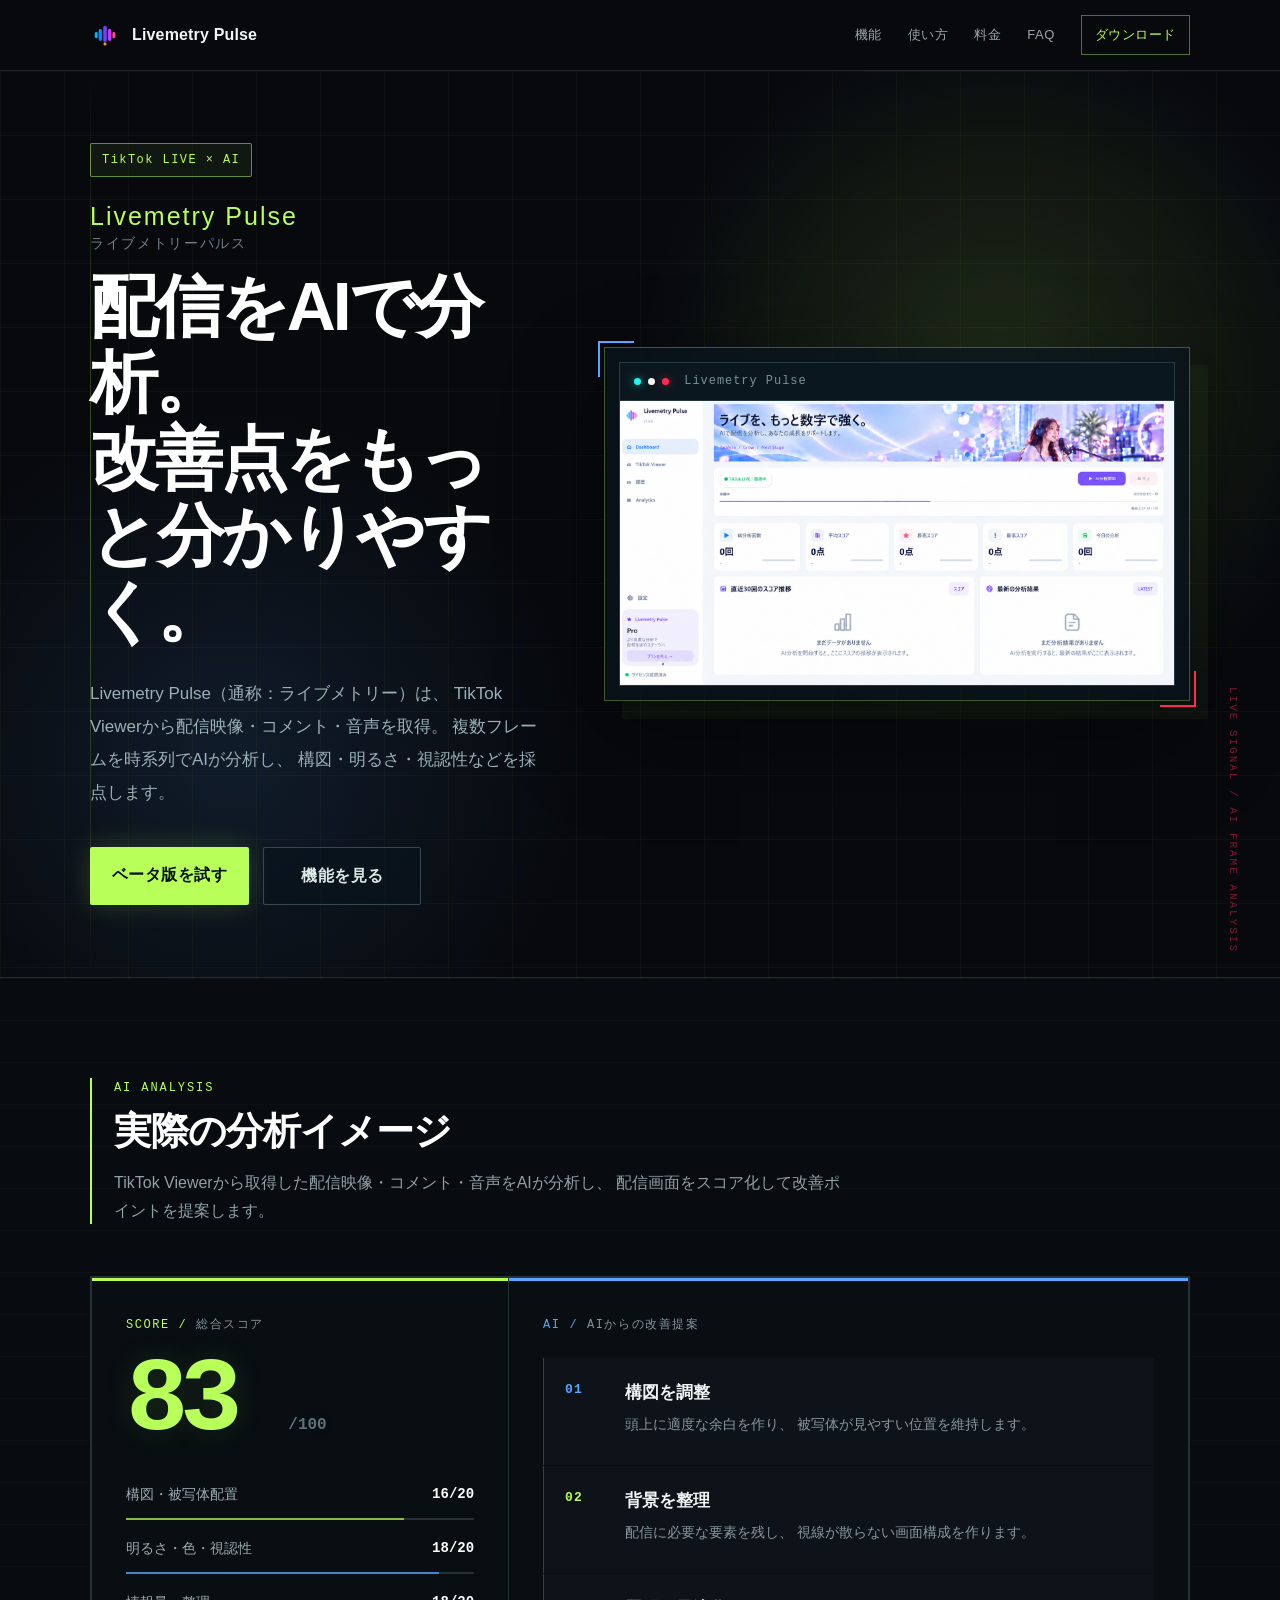
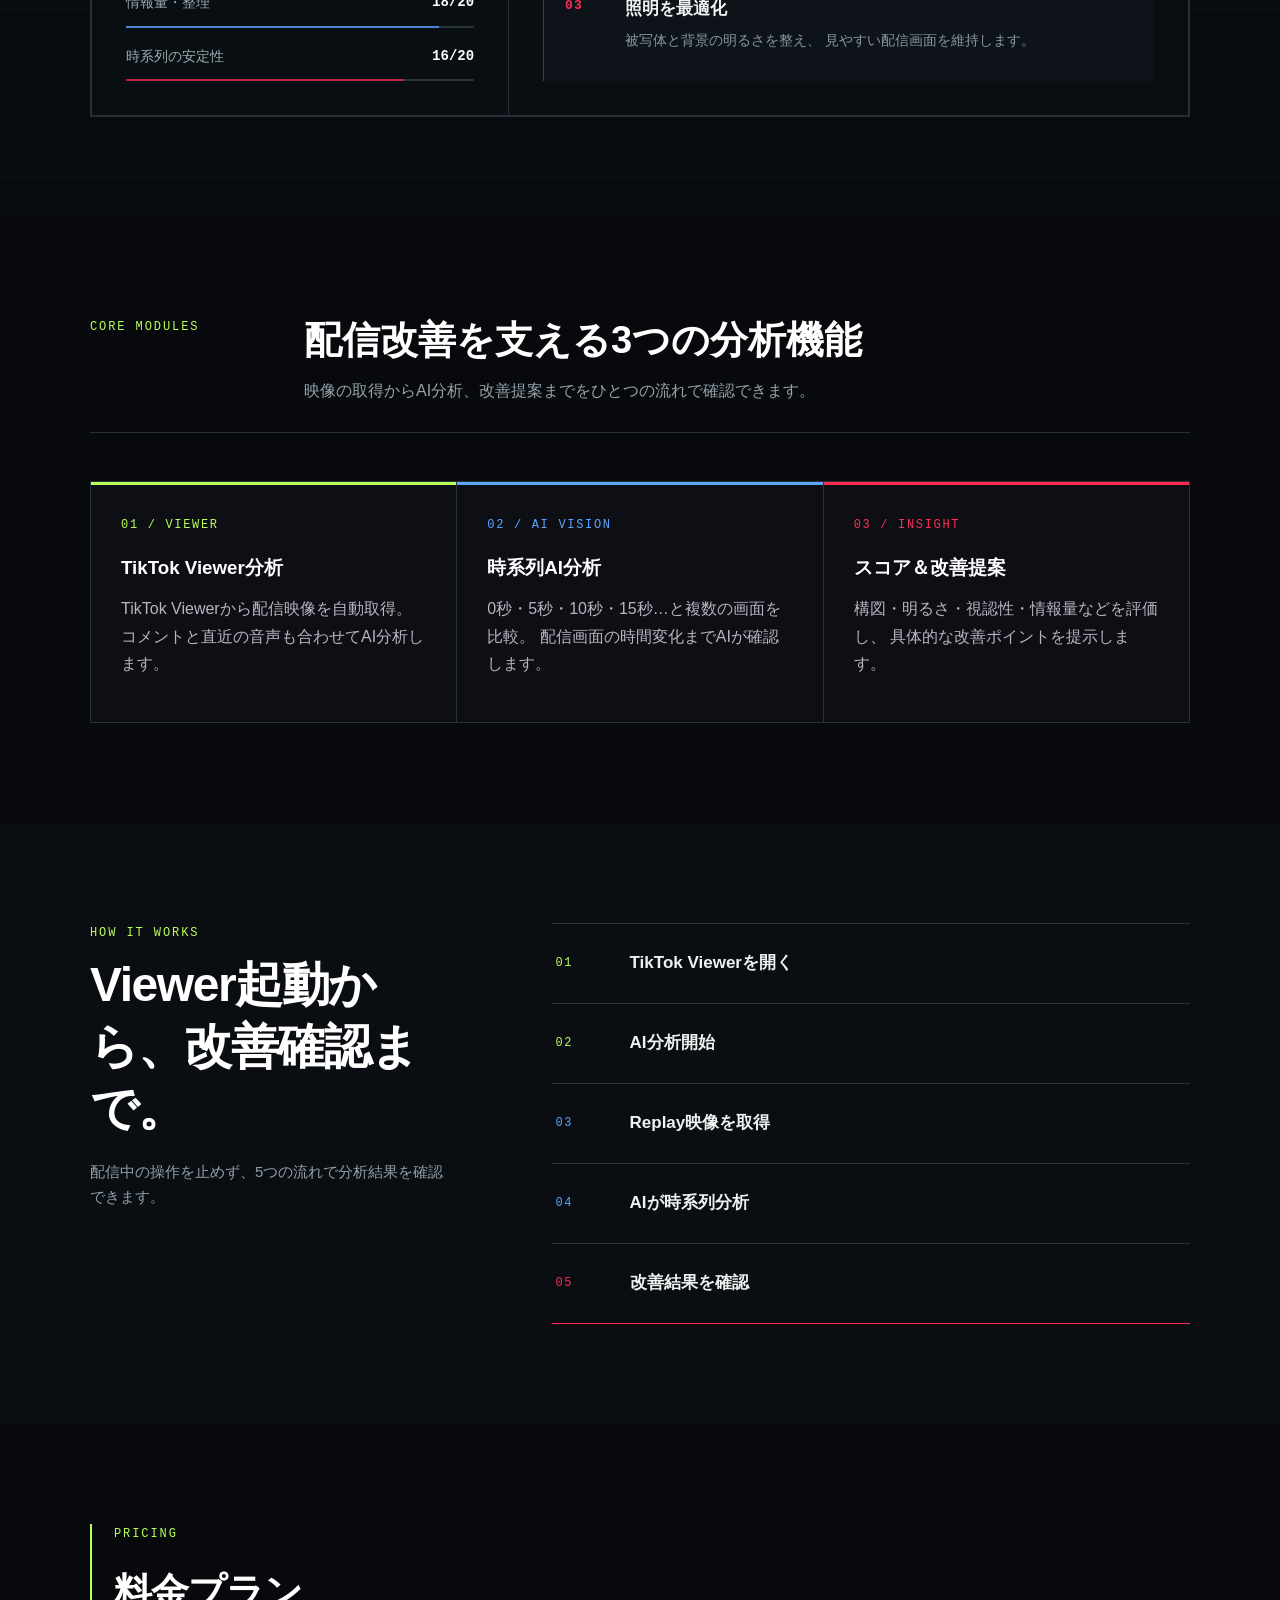
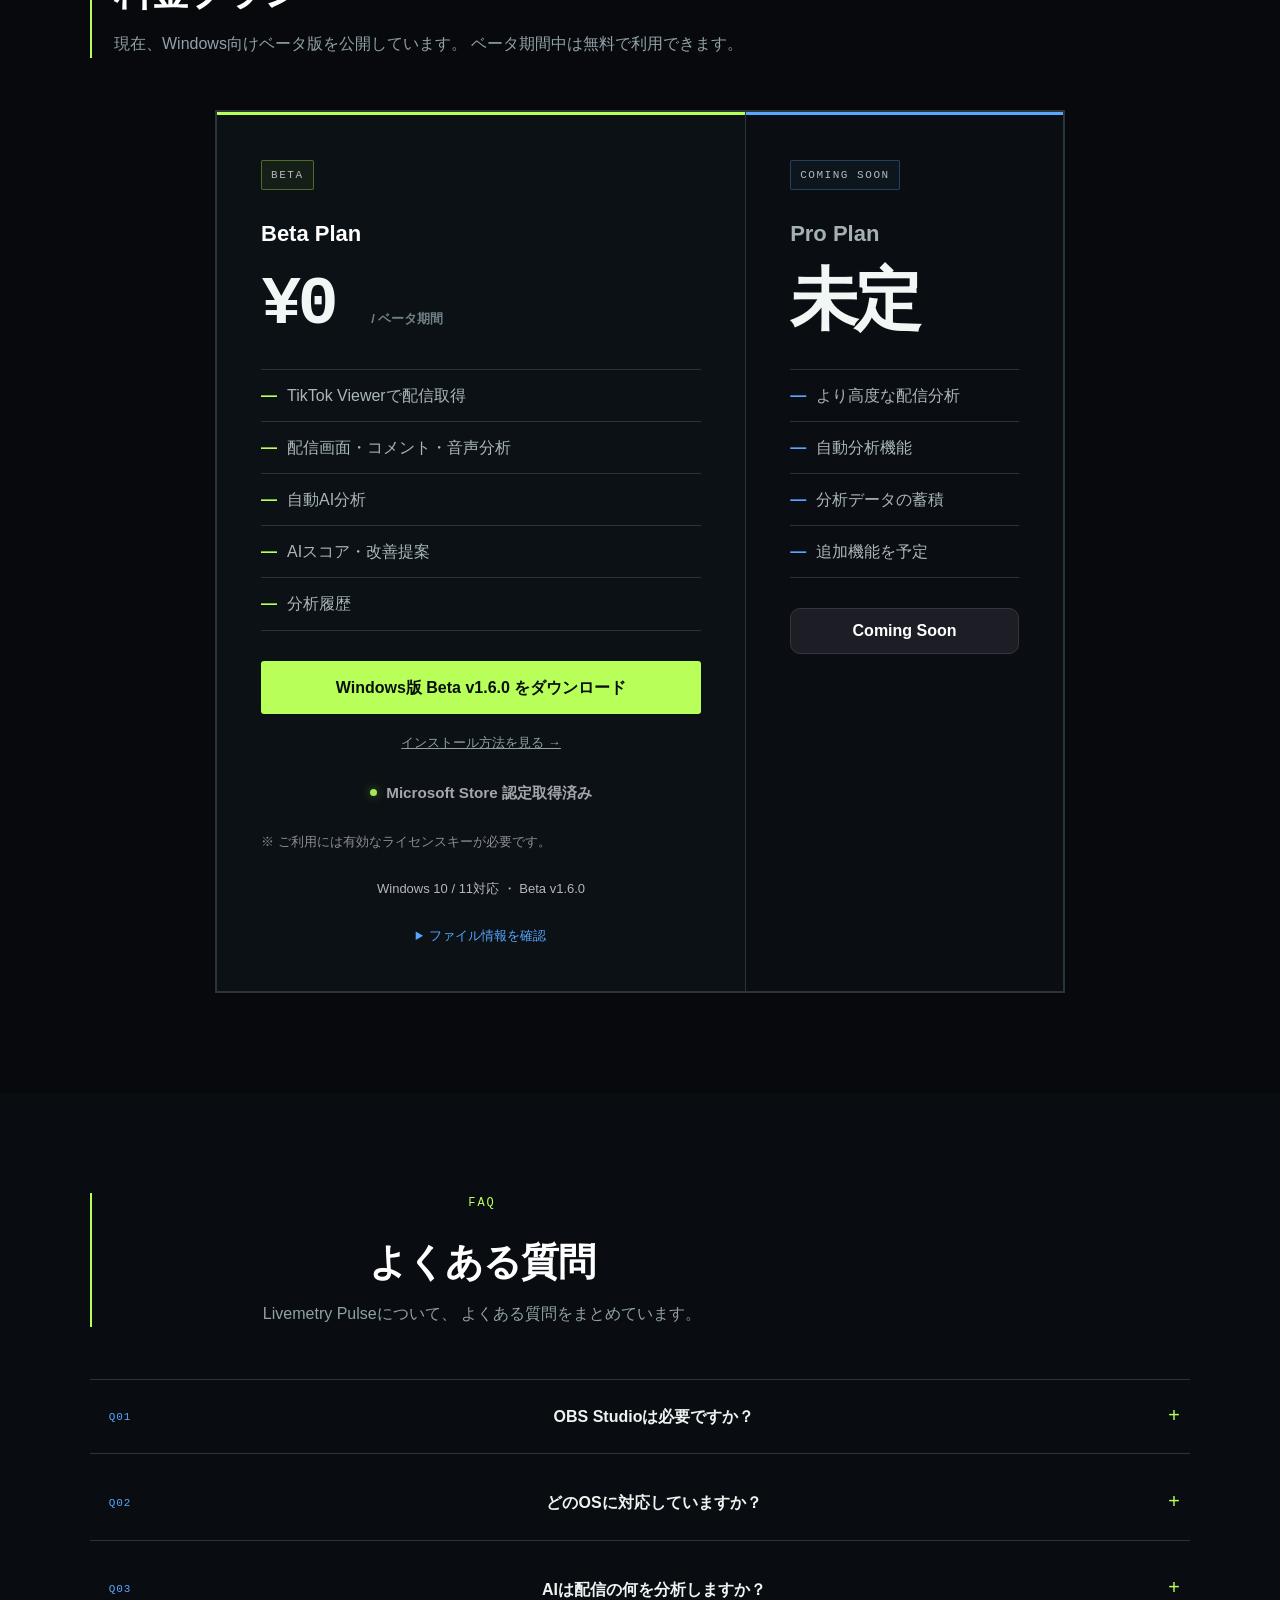
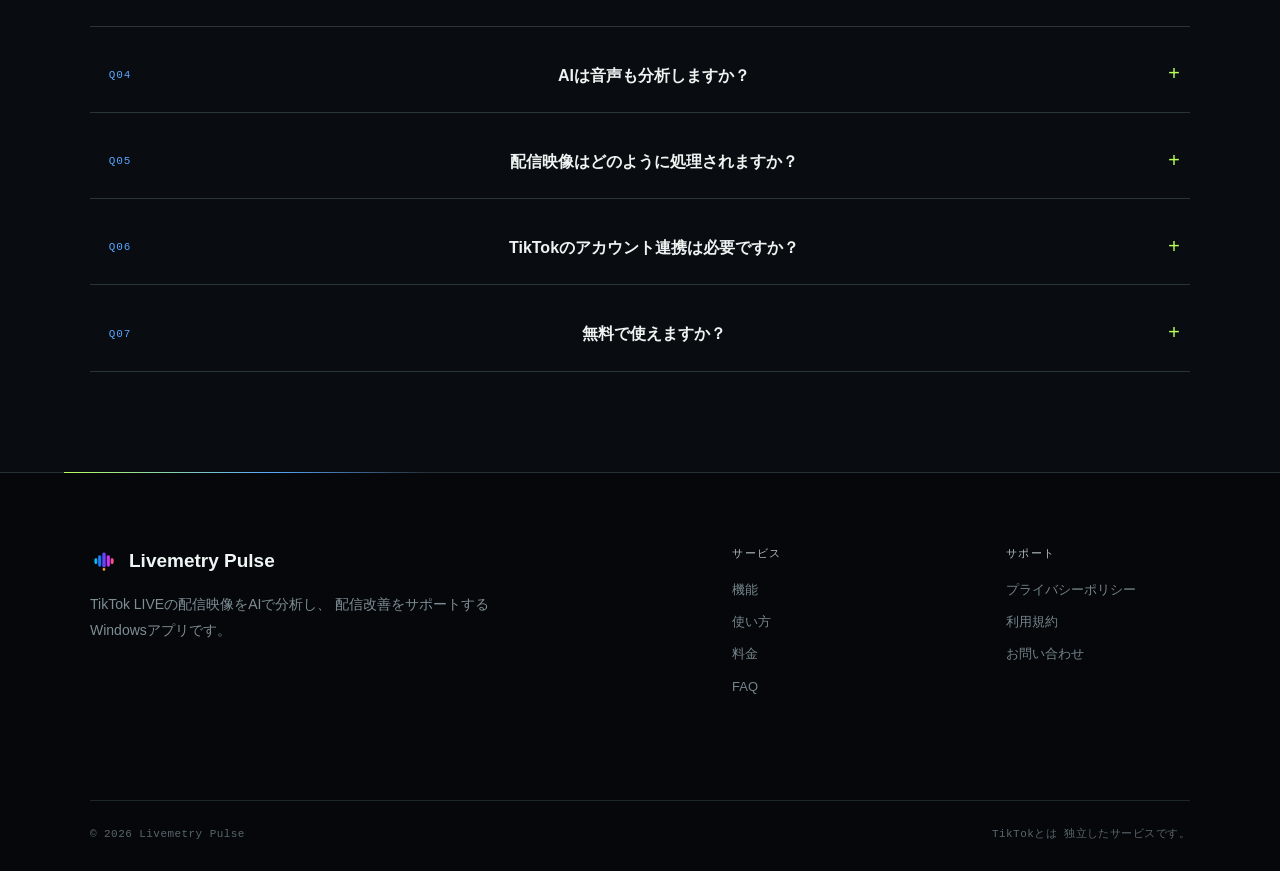
<file: index.html>
<!DOCTYPE html>
<html lang="ja">
<head>
    <meta charset="UTF-8">
    <meta name="viewport" content="width=device-width, initial-scale=1.0">
    <title>Livemetry Pulse（ライブメトリーパルス）| AIライブ配信分析ツール</title>
    <meta
        name="description"
        content="Livemetry Pulse（ライブメトリーパルス、通称：ライブメトリー）は、TikTok Viewerで配信映像を取得してAIで分析し、スコアや改善ポイントを確認できるWindows向け配信分析ツールです。"
    >
    <link rel="canonical" href="https://livemetry.jp/">
    <link rel="icon" type="image/png" href="/favicon.png">
    <link rel="apple-touch-icon" href="/favicon.png">
    <meta property="og:site_name" content="Livemetry Pulse">
    <meta property="og:title" content="Livemetry Pulse（ライブメトリーパルス）| AIライブ配信分析ツール">
    <meta property="og:description" content="TikTok Viewerで配信映像を取得してAIで分析し、スコアや改善ポイントを確認できる配信分析ツールです。">
    <meta property="og:type" content="website">
    <meta property="og:url" content="https://livemetry.jp/">
    <meta property="og:image" content="https://livemetry.jp/assets/images/app-preview.png">
    <meta name="twitter:card" content="summary_large_image">
    <meta name="twitter:title" content="Livemetry Pulse（ライブメトリーパルス）| AIライブ配信分析ツール">
    <meta name="twitter:description" content="TikTok Viewerで配信映像を取得してAIで分析し、スコアや改善ポイントを確認できる配信分析ツールです。">
    <meta name="twitter:image" content="https://livemetry.jp/assets/images/app-preview.png">
    <script type="application/ld+json">
    {
      "@context": "https://schema.org",
      "@type": "SoftwareApplication",
      "@id": "https://livemetry.jp/#software",
      "name": "Livemetry Pulse",
      "alternateName": [
        "ライブメトリーパルス",
        "ライブメトリー"
      ],
      "url": "https://livemetry.jp/",
      "sameAs": "https://github.com/YamashitaShogo/AI-TikTok-LIVE-Analyzer",
      "image": "https://livemetry.jp/assets/images/app-preview.png",
      "description": "TikTok Viewerで配信映像を取得してAIで分析し、スコアや改善ポイントを確認できる配信分析ツールです。",
      "operatingSystem": "Windows 10, Windows 11",
      "applicationCategory": "MultimediaApplication",
      "applicationSubCategory": "AIライブ配信分析ツール",
      "softwareRequirements": "Windows 10 / 11、インターネット接続",
      "installUrl": "https://livemetry.jp/install.html",
      "inLanguage": "ja-JP",
      "featureList": [
        "TikTok Viewerによる配信取得",
        "配信画面・コメント・音声の取得",
        "AIによるライブ配信映像分析",
        "配信スコアと改善ポイントの表示"
      ],
      "softwareVersion": "1.6.0",
      "offers": {
        "@type": "Offer",
        "price": "0",
        "priceCurrency": "JPY"
      }
    }
    </script>
    <script type="application/ld+json">
    {
      "@context": "https://schema.org",
      "@type": "WebSite",
      "@id": "https://livemetry.jp/#website",
      "url": "https://livemetry.jp/",
      "name": "Livemetry Pulse",
      "alternateName": [
        "ライブメトリーパルス",
        "ライブメトリー",
        "livemetry.jp"
      ],
      "inLanguage": "ja-JP"
    }
    </script>
    <link rel="stylesheet" href="style.css">
</head>

<body>
    <header class="header">
        <div class="container nav">
            <a class="logo" href="index.html" aria-label="Livemetry Pulse ホーム">
                <img class="brand-logo" src="/favicon.png" alt="" aria-hidden="true">
                <span class="logo-text">Livemetry Pulse</span>
            </a>

            <nav>
                <a href="#features">機能</a>
                <a href="#how">使い方</a>
                <a href="#pricing">料金</a>
                <a href="#faq">FAQ</a>
                <a href="#download">ダウンロード</a>
            </nav>
        </div>
    </header>

    <main>
        <section class="hero">
            <div class="container hero-grid">

                <div class="hero-content">
                    <p class="badge">TikTok LIVE × AI</p>

                    <h1>
                        <span class="hero-product-name">Livemetry Pulse</span>
                        <span class="hero-product-reading">ライブメトリーパルス</span>
                        配信をAIで分析。<br>
                        改善点をもっと分かりやすく。
                    </h1>

                    <p class="hero-text">
                        Livemetry Pulse（通称：ライブメトリー）は、
                        TikTok Viewerから配信映像・コメント・音声を取得。
                        複数フレームを時系列でAIが分析し、
                        構図・明るさ・視認性などを採点します。
                    </p>

                    <div class="hero-buttons">
                        <a class="button primary" href="#download">
                            ベータ版を試す
                        </a>

                        <a class="button secondary" href="#features">
                            機能を見る
                        </a>
                    </div>
                </div>

                <div class="hero-preview">
                    <div class="preview-window">

                        <div class="preview-header">
                            <span></span>
                            <span></span>
                            <span></span>

                            <p>Livemetry Pulse</p>
                        </div>

                        <img
                            src="assets/images/app-preview.png?v=20261004"
                            alt="Livemetry Pulseの分析画面"
                        >

                    </div>
                </div>

            </div>
        </section>

        <section id="analysis-example" class="section analysis-example">
            <div class="container">

                <div class="section-heading">
                    <p class="section-label">AI ANALYSIS</p>
                    <h2>実際の分析イメージ</h2>
                    <p>
                        TikTok Viewerから取得した配信映像・コメント・音声をAIが分析し、
                        配信画面をスコア化して改善ポイントを提案します。
                    </p>
                </div>

                <div class="analysis-grid">

                    <div class="score-card">
                        <p class="score-label">総合スコア</p>

                        <div class="score-number">
                            83
                            <span>/100</span>
                        </div>

                        <div class="score-list">
                            <div>
                                <span>構図・被写体配置</span>
                                <strong>16/20</strong>
                            </div>

                            <div>
                                <span>明るさ・色・視認性</span>
                                <strong>18/20</strong>
                            </div>

                            <div>
                                <span>情報量・整理</span>
                                <strong>18/20</strong>
                            </div>

                            <div>
                                <span>時系列の安定性</span>
                                <strong>16/20</strong>
                            </div>
                        </div>
                    </div>

                    <div class="advice-card">
                        <p class="advice-label">
                            AIからの改善提案
                        </p>

                        <div class="advice-item">
                            <span>01</span>

                            <div>
                                <h3>構図を調整</h3>
                                <p>
                                    頭上に適度な余白を作り、
                                    被写体が見やすい位置を維持します。
                                </p>
                            </div>
                        </div>

                        <div class="advice-item">
                            <span>02</span>

                            <div>
                                <h3>背景を整理</h3>
                                <p>
                                    配信に必要な要素を残し、
                                    視線が散らない画面構成を作ります。
                                </p>
                            </div>
                        </div>

                        <div class="advice-item">
                            <span>03</span>

                            <div>
                                <h3>照明を最適化</h3>
                                <p>
                                    被写体と背景の明るさを整え、
                                    見やすい配信画面を維持します。
                                </p>
                            </div>
                        </div>

                    </div>

                </div>
            </div>
        </section>

        <section id="features" class="section">
            <div class="container">
                <div class="feature-heading">
                    <p class="section-label">CORE MODULES</p>
                    <h2>配信改善を支える3つの分析機能</h2>
                    <p>映像の取得からAI分析、改善提案までをひとつの流れで確認できます。</p>
                </div>

                <div class="cards">

                    <article class="card">
                        <h3><span class="feature-code">01 / VIEWER</span>TikTok Viewer分析</h3>

                        <p>
                            TikTok Viewerから配信映像を自動取得。
                            コメントと直近の音声も合わせてAI分析します。
                        </p>
                    </article>

                    <article class="card">
                        <h3><span class="feature-code">02 / AI VISION</span>時系列AI分析</h3>

                        <p>
                            0秒・5秒・10秒・15秒…と複数の画面を比較。
                            配信画面の時間変化までAIが確認します。
                        </p>
                    </article>

                    <article class="card">
                        <h3><span class="feature-code">03 / INSIGHT</span>スコア＆改善提案</h3>

                        <p>
                            構図・明るさ・視認性・情報量などを評価し、
                            具体的な改善ポイントを提示します。
                        </p>
                    </article>

                </div>
            </div>
        </section>

        <section id="how" class="section alt">
            <div class="container">
                <div class="how-intro">
                    <p class="section-label">HOW IT WORKS</p>
                    <h2>Viewer起動から、改善確認まで。</h2>
                    <p>配信中の操作を止めず、5つの流れで分析結果を確認できます。</p>
                </div>

                <div class="steps">
                    <div class="step">
                        <span>1</span>
                        <p>TikTok Viewerを開く</p>
                    </div>

                    <div class="step">
                        <span>2</span>
                        <p>AI分析開始</p>
                    </div>

                    <div class="step">
                        <span>3</span>
                        <p>Replay映像を取得</p>
                    </div>

                    <div class="step">
                        <span>4</span>
                        <p>AIが時系列分析</p>
                    </div>

                    <div class="step">
                        <span>5</span>
                        <p>改善結果を確認</p>
                    </div>
                </div>
            </div>
        </section>

        <section id="download" class="section">
            <div class="container download">
                <section id="pricing" class="section pricing-section">
                    <div class="container">

                        <div class="section-heading">
                            <p class="section-label">PRICING</p>
                            <h2>料金プラン</h2>
                            <p>
                                現在、Windows向けベータ版を公開しています。
                                ベータ期間中は無料で利用できます。
                            </p>
                        </div>

                        <div class="pricing-grid">

                            <article class="pricing-card featured">
                                <p class="plan-badge">BETA</p>

                                <h3>Beta Plan</h3>

                                <div class="price">
                                    ¥0
                                    <span>/ ベータ期間</span>
                                </div>

                                <ul>
                                    <li>TikTok Viewerで配信取得</li>
                                    <li>配信画面・コメント・音声分析</li>
                                    <li>自動AI分析</li>
                                    <li>AIスコア・改善提案</li>
                                    <li>分析履歴</li>
                                </ul>

                                <a
                                    class="button primary plan-button"
                                    href="https://github.com/YamashitaShogo/AI-TikTok-LIVE-Analyzer/releases/download/v1.6.0/LivemetryPulse-Setup-v1.6.0.exe"
                                >
                                    Windows版 Beta v1.6.0 をダウンロード
                                </a>

                                <p class="install-link">
                                    <a href="install.html">インストール方法を見る →</a>
                                </p>

                                <p class="store-status">
                                    <span class="status-dot" aria-hidden="true"></span>Microsoft Store 認定取得済み
                                </p>

                                <p class="license-note">
                                    ※ ご利用には有効なライセンスキーが必要です。
                                </p>

                                <div class="download-info">
                                    <p class="download-meta">
                                        Windows 10 / 11対応 ・ Beta v1.6.0
                                    </p>

                                    <details class="download-details">
                                        <summary>ファイル情報を確認</summary>

                                        <p><strong>必要環境:</strong> Windows 10 / 11・インターネット接続</p>
                                        <p><strong>更新日:</strong> 2026/10/07</p>
                                    </details>
                                </div>
                            </article>

                            <article class="pricing-card">
                                <p class="plan-badge secondary-badge">
                                    COMING SOON
                                </p>

                                <h3>Pro Plan</h3>

                                <div class="price">
                                    未定
                                </div>

                                <ul>
                                    <li>より高度な配信分析</li>
                                    <li>自動分析機能</li>
                                    <li>分析データの蓄積</li>
                                    <li>追加機能を予定</li>
                                </ul>

                                <button
                                    class="button secondary plan-button"
                                    disabled
                                >
                                    Coming Soon
                                </button>
                            </article>

                        </div>

                    </div>
                </section>
                <section id="faq" class="section faq-section">
                    <div class="container">

                        <div class="section-heading">
                            <p class="section-label">FAQ</p>
                            <h2>よくある質問</h2>
                            <p>
                                Livemetry Pulseについて、
                                よくある質問をまとめています。
                            </p>
                        </div>

                        <div class="faq-list">

                            <details class="faq-item">
                                <summary>
                                    OBS Studioは必要ですか？
                                </summary>

                                <p>
                                    いいえ。v1.6.0ではOBS Studioは不要です。TikTok Viewerから
                                    配信映像・コメント・音声を取得して分析します。
                                </p>
                            </details>

                            <details class="faq-item">
                                <summary>
                                    どのOSに対応していますか？
                                </summary>

                                <p>
                                    現在はWindows 10 / 11に対応しています。
                                    macOS版などについては今後検討予定です。
                                </p>
                            </details>

                            <details class="faq-item">
                                <summary>
                                    AIは配信の何を分析しますか？
                                </summary>

                                <p>
                                    Replay動画から一定間隔で複数のフレームを抽出し、
                                    構図・明るさ・視認性・画面内の情報量・
                                    時系列での変化などを分析します。
                                </p>
                            </details>

                            <details class="faq-item">
                                <summary>
                                    AIは音声も分析しますか？
                                </summary>

                                <p>
                                    現在のバージョンでは映像フレームを中心に分析しており、
                                    会話内容・声量・BGM・音質などは分析対象ではありません。
                                </p>
                            </details>

                            <details class="faq-item">
                                <summary>
                                    配信映像はどのように処理されますか？
                                </summary>

                                <p>
                                    TikTok Viewerから配信画面を取得し、
                                    分析に必要な画像を端末上で保存します。
                                    AI分析時には分析に必要な画像データと音声データを
                                    AI分析サーバーへ送信します。
                                </p>
                            </details>

                            <details class="faq-item">
                                <summary>
                                    TikTokのアカウント連携は必要ですか？
                                </summary>

                                <p>
                                    現在の分析機能はTikTok Viewer上の配信を利用するため、
                                    Livemetry Pulseへ
                                    TikTokアカウントを直接連携する必要はありません。
                                </p>
                            </details>

                            <details class="faq-item">
                                <summary>
                                    無料で使えますか？
                                </summary>

                                <p>
                                    現在はベータ版を無料で提供しています。
                                    正式版の料金については今後発表します。
                                </p>
                            </details>

                        </div>
                    </div>
                </section>
            </div>
        </section>
    </main>

    <footer class="footer">
        <div class="container footer-grid">

            <div class="footer-brand">
                <h3 class="footer-brand-title"><img class="brand-logo footer-logo" src="/favicon.png" alt="" aria-hidden="true"><span>Livemetry Pulse</span></h3>

                <p>
                    TikTok LIVEの配信映像をAIで分析し、
                    配信改善をサポートするWindowsアプリです。
                </p>
            </div>

            <div class="footer-links">
                <h4>サービス</h4>

                <a href="#features">機能</a>
                <a href="#how">使い方</a>
                <a href="#pricing">料金</a>
                <a href="#faq">FAQ</a>
            </div>

            <div class="footer-links">
                <h4>サポート</h4>

                <a href="privacy.html">
                    プライバシーポリシー
                </a>

                <a href="terms.html">
                    利用規約
                </a>

                <a href="contact.html">
                    お問い合わせ
                </a>
            </div>

        </div>

        <div class="container footer-bottom">
            <p>
                © 2026 Livemetry Pulse
            </p>

            <p>
                TikTokとは
                独立したサービスです。
            </p>
        </div>
    </footer>

    <script src="script.js"></script>

</body>
</html>
</file>
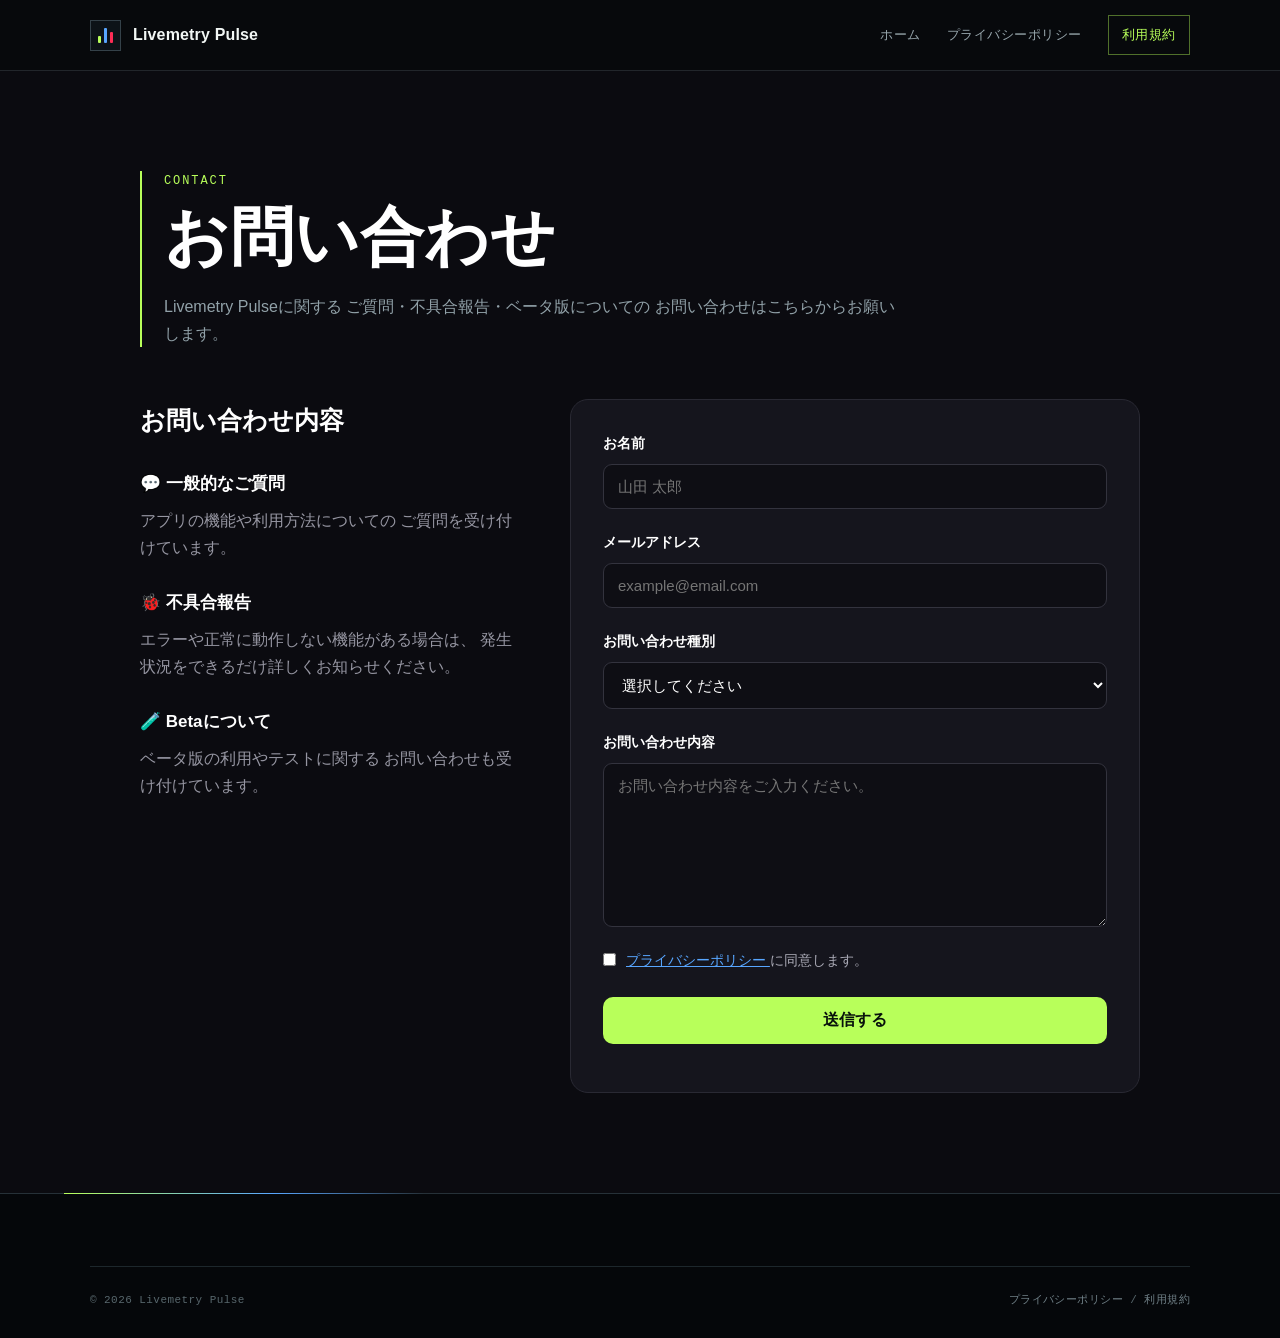
<file: contact.html>
<!DOCTYPE html>
<html lang="ja">
<head>
    <meta charset="UTF-8">

    <meta
        name="viewport"
        content="width=device-width, initial-scale=1.0"
    >

    <title>
        お問い合わせ | Livemetry Pulse
    </title>

    <meta
        name="description"
        content="Livemetry Pulseへのお問い合わせページです。"
    >

    <link rel="stylesheet" href="style.css">
    <link rel="canonical" href="https://livemetry.jp/contact.html">
</head>

<body>

<header class="header">
    <div class="container nav">

        <a class="logo" href="index.html" aria-label="Livemetry Pulse ホーム">
            <span class="logo-mark" aria-hidden="true">
                <i></i>
                <i></i>
                <i></i>
            </span>
            <span class="logo-text">Livemetry Pulse</span>
        </a>

        <nav>
            <a href="index.html">ホーム</a>
            <a href="privacy.html">プライバシーポリシー</a>
            <a href="terms.html">利用規約</a>
        </nav>

    </div>
</header>


<main class="contact-page">

    <div class="container contact-container">

        <div class="section-heading">

            <p class="section-label">
                CONTACT
            </p>

            <h1 class="contact-title">
                お問い合わせ
            </h1>

            <p>
                Livemetry Pulseに関する
                ご質問・不具合報告・ベータ版についての
                お問い合わせはこちらからお願いします。
            </p>

        </div>


        <div class="contact-grid">

            <div class="contact-info">

                <h2>
                    お問い合わせ内容
                </h2>

                <div class="contact-info-item">
                    <h3>💬 一般的なご質問</h3>

                    <p>
                        アプリの機能や利用方法についての
                        ご質問を受け付けています。
                    </p>
                </div>

                <div class="contact-info-item">
                    <h3>🐞 不具合報告</h3>

                    <p>
                        エラーや正常に動作しない機能がある場合は、
                        発生状況をできるだけ詳しくお知らせください。
                    </p>
                </div>

                <div class="contact-info-item">
                    <h3>🧪 Betaについて</h3>

                    <p>
                        ベータ版の利用やテストに関する
                        お問い合わせも受け付けています。
                    </p>
                </div>

            </div>


            <form
                class="contact-form"
                id="contact-form"
            >

                <div class="form-group">

                    <label for="name">
                        お名前
                    </label>

                    <input
                        type="text"
                        id="name"
                        name="name"
                        placeholder="山田 太郎"
                        required
                    >

                </div>


                <div class="form-group">

                    <label for="email">
                        メールアドレス
                    </label>

                    <input
                        type="email"
                        id="email"
                        name="email"
                        placeholder="example@email.com"
                        required
                    >

                </div>


                <div class="form-group">

                    <label for="category">
                        お問い合わせ種別
                    </label>

                    <select
                        id="category"
                        name="category"
                        required
                    >

                        <option value="">
                            選択してください
                        </option>

                        <option value="general">
                            一般的なご質問
                        </option>

                        <option value="bug">
                            不具合報告
                        </option>

                        <option value="beta">
                            Beta版について
                        </option>

                        <option value="business">
                            法人・事業者向け
                        </option>

                        <option value="other">
                            その他
                        </option>

                    </select>

                </div>


                <div class="form-group">

                    <label for="message">
                        お問い合わせ内容
                    </label>

                    <textarea
                        id="message"
                        name="message"
                        rows="8"
                        placeholder="お問い合わせ内容をご入力ください。"
                        required
                    ></textarea>

                </div>


                <label class="privacy-check">

                    <input
                        type="checkbox"
                        required
                    >

                    <span>
                        <a
                            href="privacy.html"
                            target="_blank"
                        >
                            プライバシーポリシー
                        </a>
                        に同意します。
                    </span>

                </label>


                <button
                    type="submit"
                    class="button primary contact-submit"
                >
                    送信する
                </button>

                <p
                    id="contact-message"
                    class="contact-message"
                ></p>

            </form>

        </div>

    </div>

</main>


<footer class="footer">

    <div class="container footer-bottom">

        <p>
            © 2026 Livemetry Pulse
        </p>

        <p>
            <a href="privacy.html">
                プライバシーポリシー
            </a>

            /

            <a href="terms.html">
                利用規約
            </a>
        </p>

    </div>

</footer>


<script src="script.js"></script>

</body>
</html>
</file>
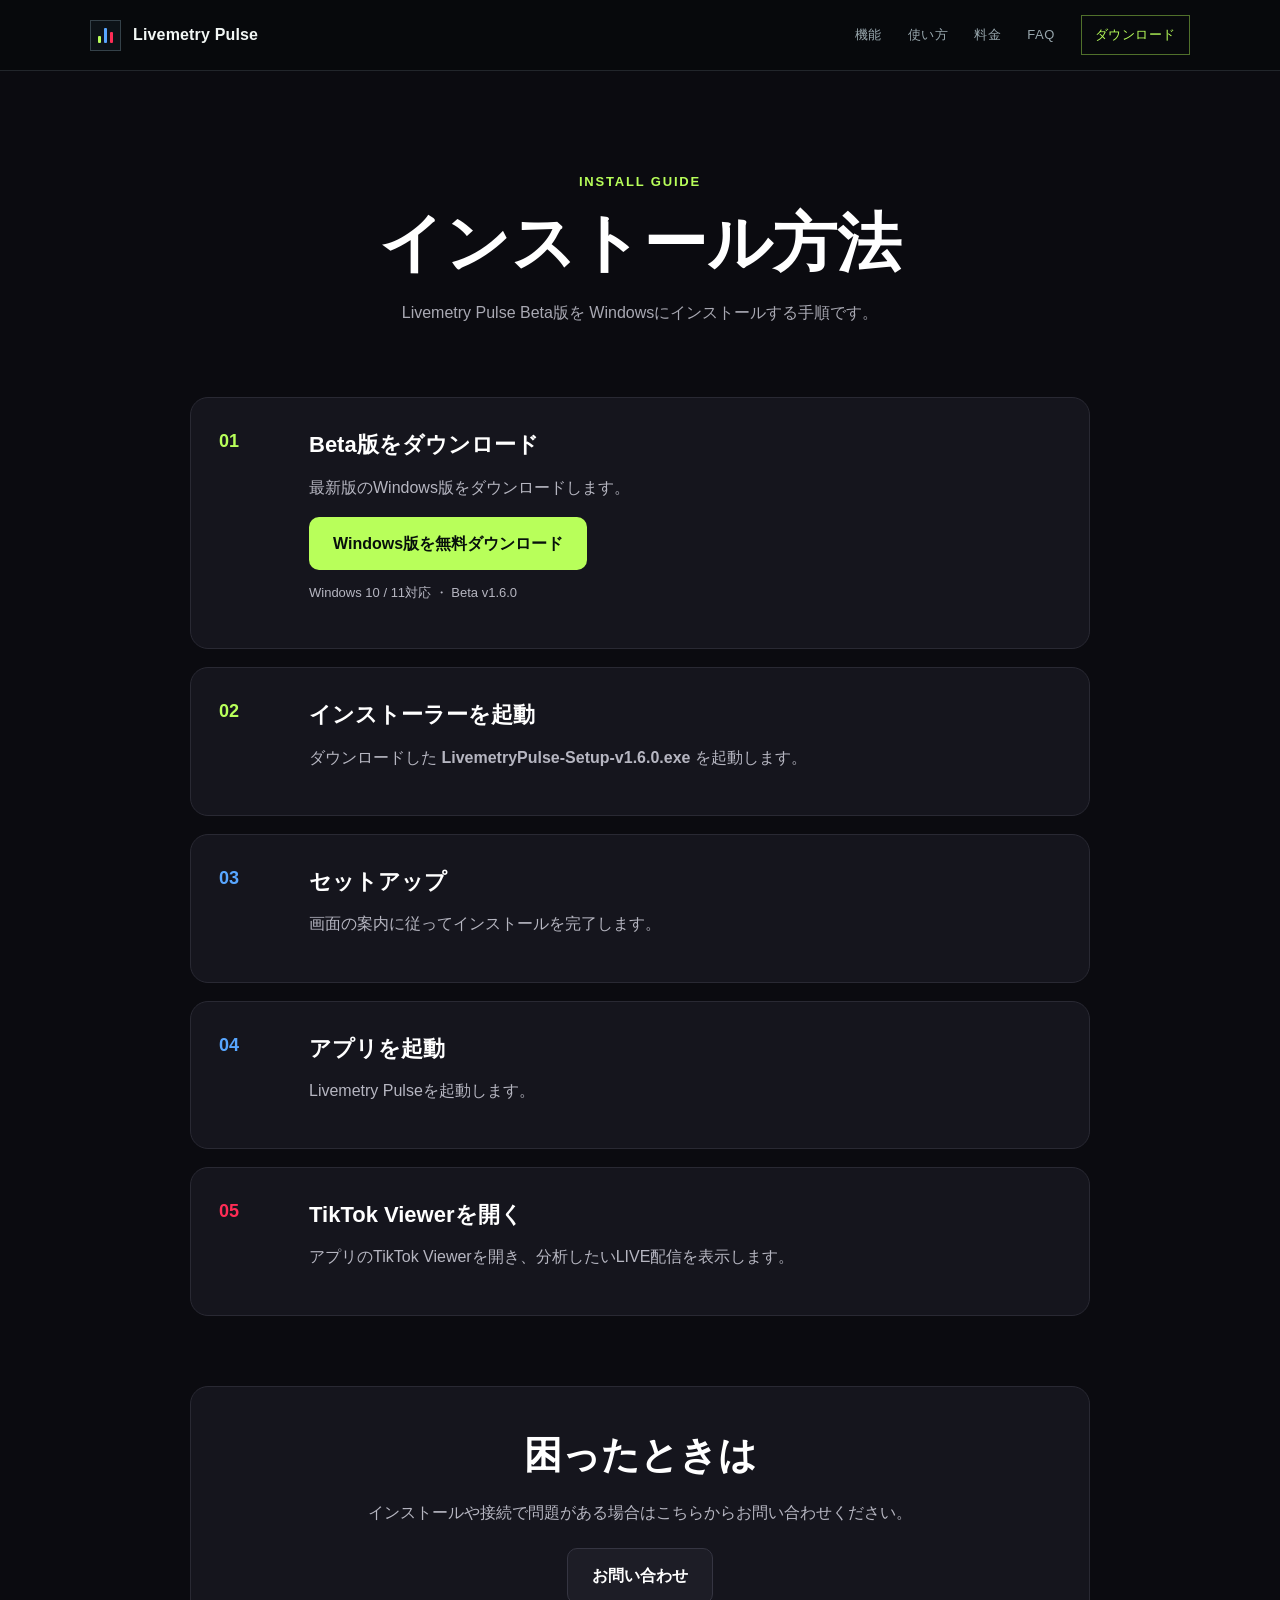
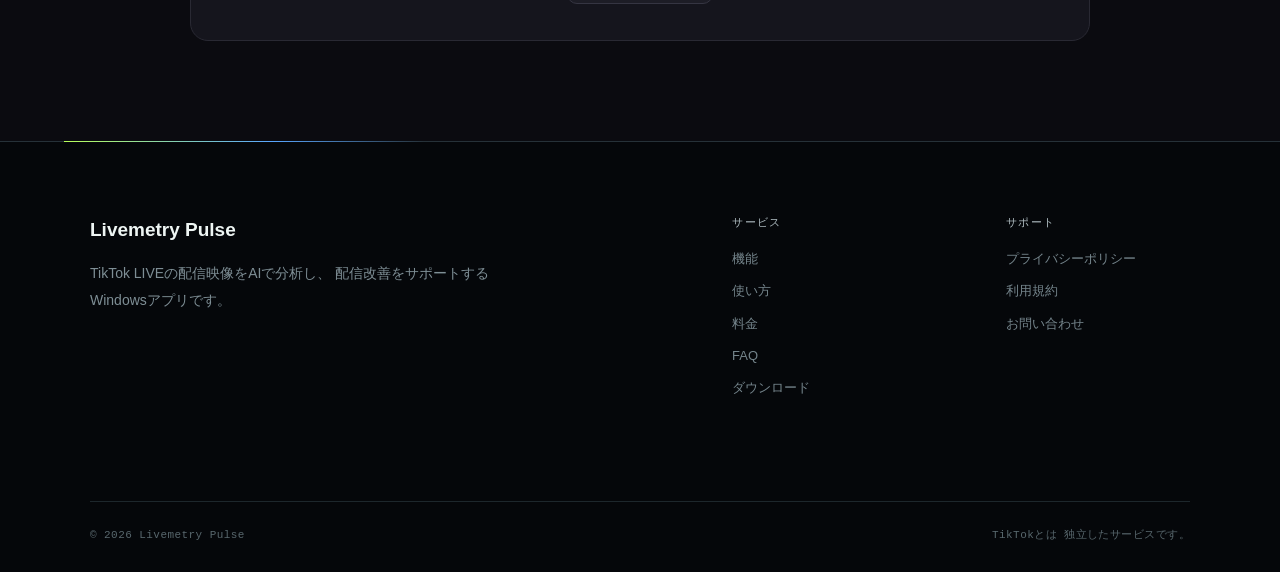
<file: install.html>
<!DOCTYPE html>
<html lang="ja">
<head>
    <meta charset="UTF-8">
    <meta name="viewport" content="width=device-width, initial-scale=1.0">
    <title>インストール方法 | Livemetry Pulse</title>
    <meta
        name="description"
        content="Livemetry Pulse Beta版をWindows 10・11へインストールし、TikTok Viewerで配信を開く手順を案内します。"
    >
    <link rel="canonical" href="https://livemetry.jp/install.html">
    <link rel="stylesheet" href="style.css">
</head>

<body>
<header class="header">
    <div class="container nav">
        <a class="logo" href="index.html" aria-label="Livemetry Pulse ホーム">
            <span class="logo-mark" aria-hidden="true">
                <i></i>
                <i></i>
                <i></i>
            </span>
            <span class="logo-text">Livemetry Pulse</span>
        </a>

        <nav>
            <a href="index.html#features">機能</a>
            <a href="index.html#how">使い方</a>
            <a href="index.html#pricing">料金</a>
            <a href="index.html#faq">FAQ</a>
            <a href="index.html#download">ダウンロード</a>
        </nav>
    </div>
</header>



<main class="container install-page">

    <section class="install-hero">
        <p class="eyebrow">INSTALL GUIDE</p>
        <h1>インストール方法</h1>
        <p>
            Livemetry Pulse Beta版を
            Windowsにインストールする手順です。
        </p>
    </section>

    <section class="install-steps">

        <div class="install-step">
            <span>01</span>
            <div>
                <h2>Beta版をダウンロード</h2>
                <p>最新版のWindows版をダウンロードします。</p>

                <a
                    class="button primary"
                    href="https://github.com/YamashitaShogo/AI-TikTok-LIVE-Analyzer/releases/download/v1.6.0/LivemetryPulse-Setup-v1.6.0.exe"
                >
                    Windows版を無料ダウンロード
                </a>

                <p class="install-note">
                    Windows 10 / 11対応 ・ Beta v1.6.0
                </p>
            </div>
        </div>

        <div class="install-step">
            <span>02</span>
            <div>
                <h2>インストーラーを起動</h2>
                <p>
                    ダウンロードした
                    <strong>LivemetryPulse-Setup-v1.6.0.exe</strong>
                    を起動します。
                </p>
            </div>
        </div>

        <div class="install-step">
            <span>03</span>
            <div>
                <h2>セットアップ</h2>
                <p>
                    画面の案内に従ってインストールを完了します。
                </p>
            </div>
        </div>

        <div class="install-step">
            <span>04</span>
            <div>
                <h2>アプリを起動</h2>
                <p>
                    Livemetry Pulseを起動します。
                </p>
            </div>
        </div>

        <div class="install-step">
            <span>05</span>
            <div>
                <h2>TikTok Viewerを開く</h2>
                <p>
                    アプリのTikTok Viewerを開き、分析したいLIVE配信を表示します。
                </p>
            </div>
        </div>

    </section>

    <section class="install-help">
        <h2>困ったときは</h2>
        <p>インストールや接続で問題がある場合はこちらからお問い合わせください。</p>

        <a class="button secondary" href="contact.html">
            お問い合わせ
        </a>
    </section>

</main>

<footer class="footer">
        <div class="container footer-grid">

            <div class="footer-brand">
                <h3>Livemetry Pulse</h3>

                <p>
                    TikTok LIVEの配信映像をAIで分析し、
                    配信改善をサポートするWindowsアプリです。
                </p>
            </div>

            <div class="footer-links">
                <h4>サービス</h4>
                <a href="index.html#features">機能</a>
                <a href="index.html#how">使い方</a>
                <a href="index.html#pricing">料金</a>
                <a href="index.html#faq">FAQ</a>
                <a href="index.html#download">ダウンロード</a>
            </div>

            <div class="footer-links">
                <h4>サポート</h4>

                <a href="privacy.html">
                    プライバシーポリシー
                </a>

                <a href="terms.html">
                    利用規約
                </a>

                <a href="contact.html">
                    お問い合わせ
                </a>
            </div>

        </div>

        <div class="container footer-bottom">
            <p>
                © 2026 Livemetry Pulse
            </p>

            <p>
                TikTokとは
                独立したサービスです。
            </p>
        </div>
    </footer>

</body>
</html>
</file>
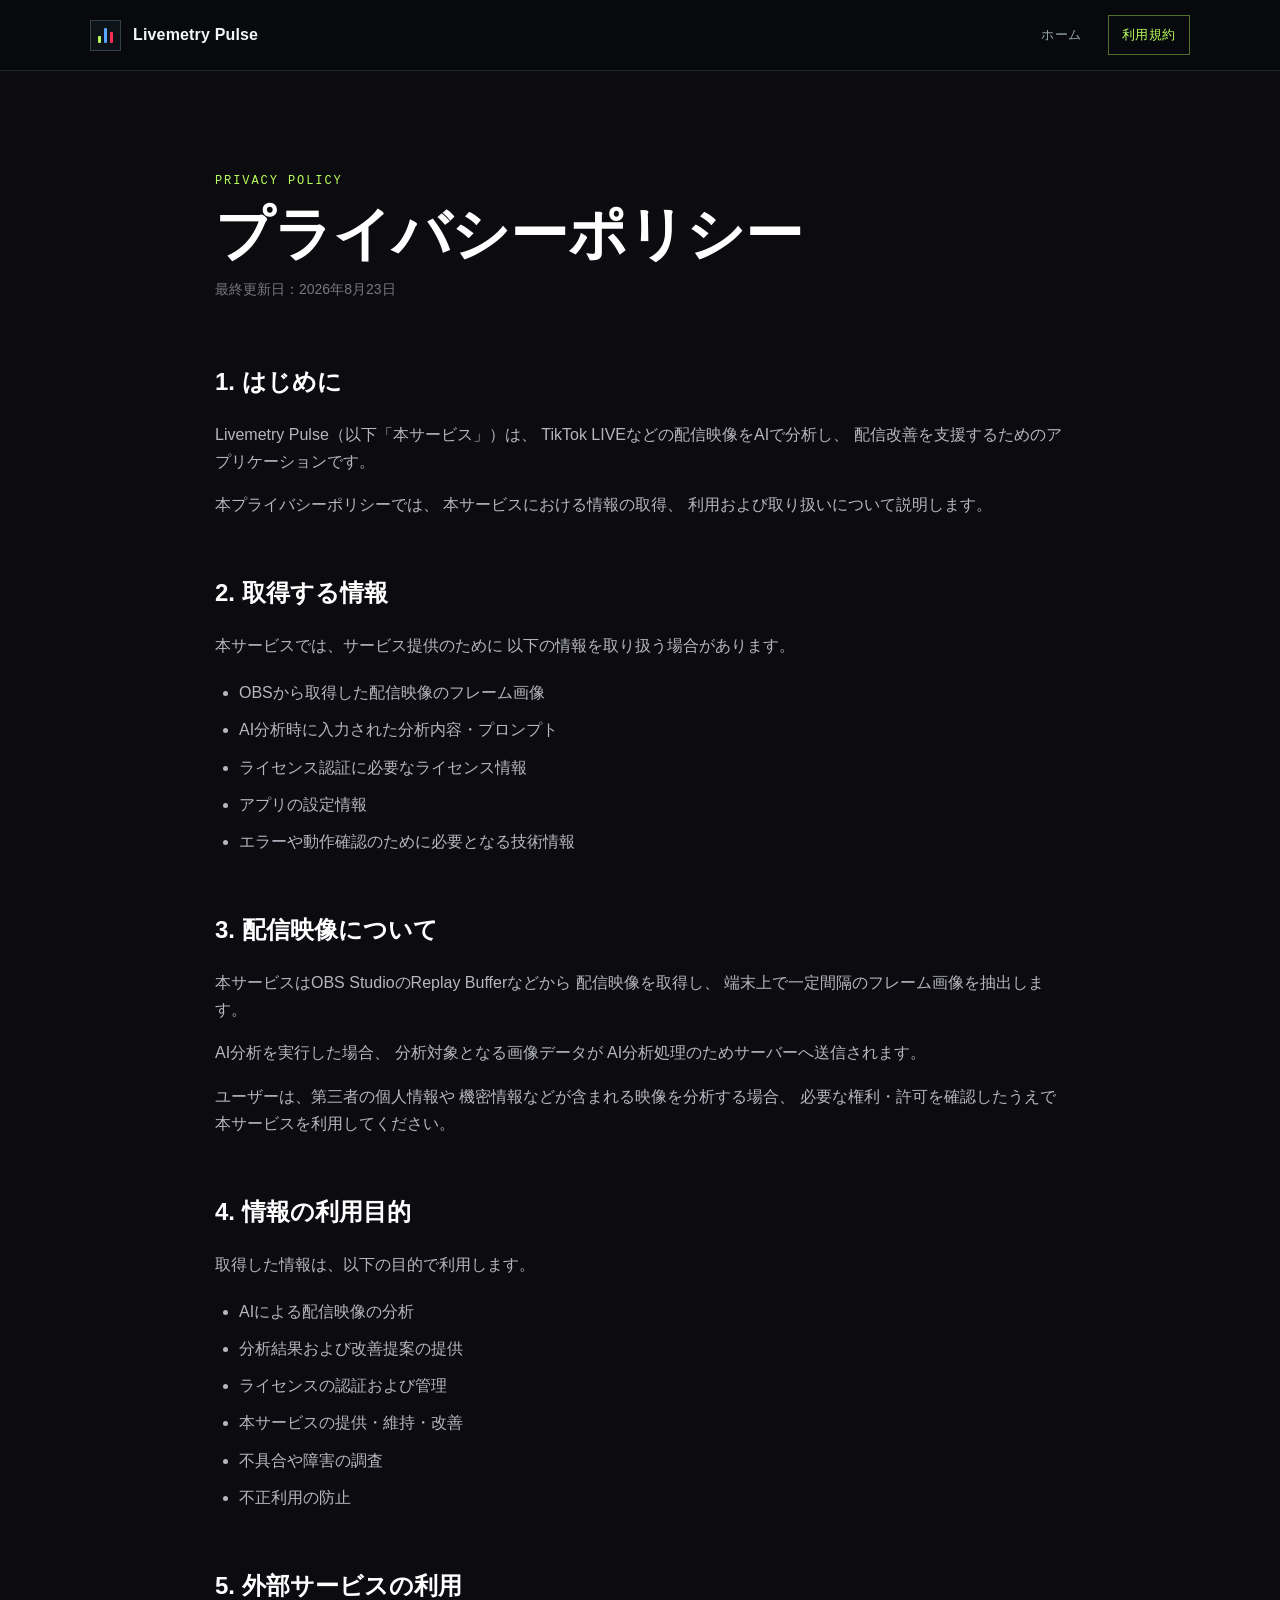
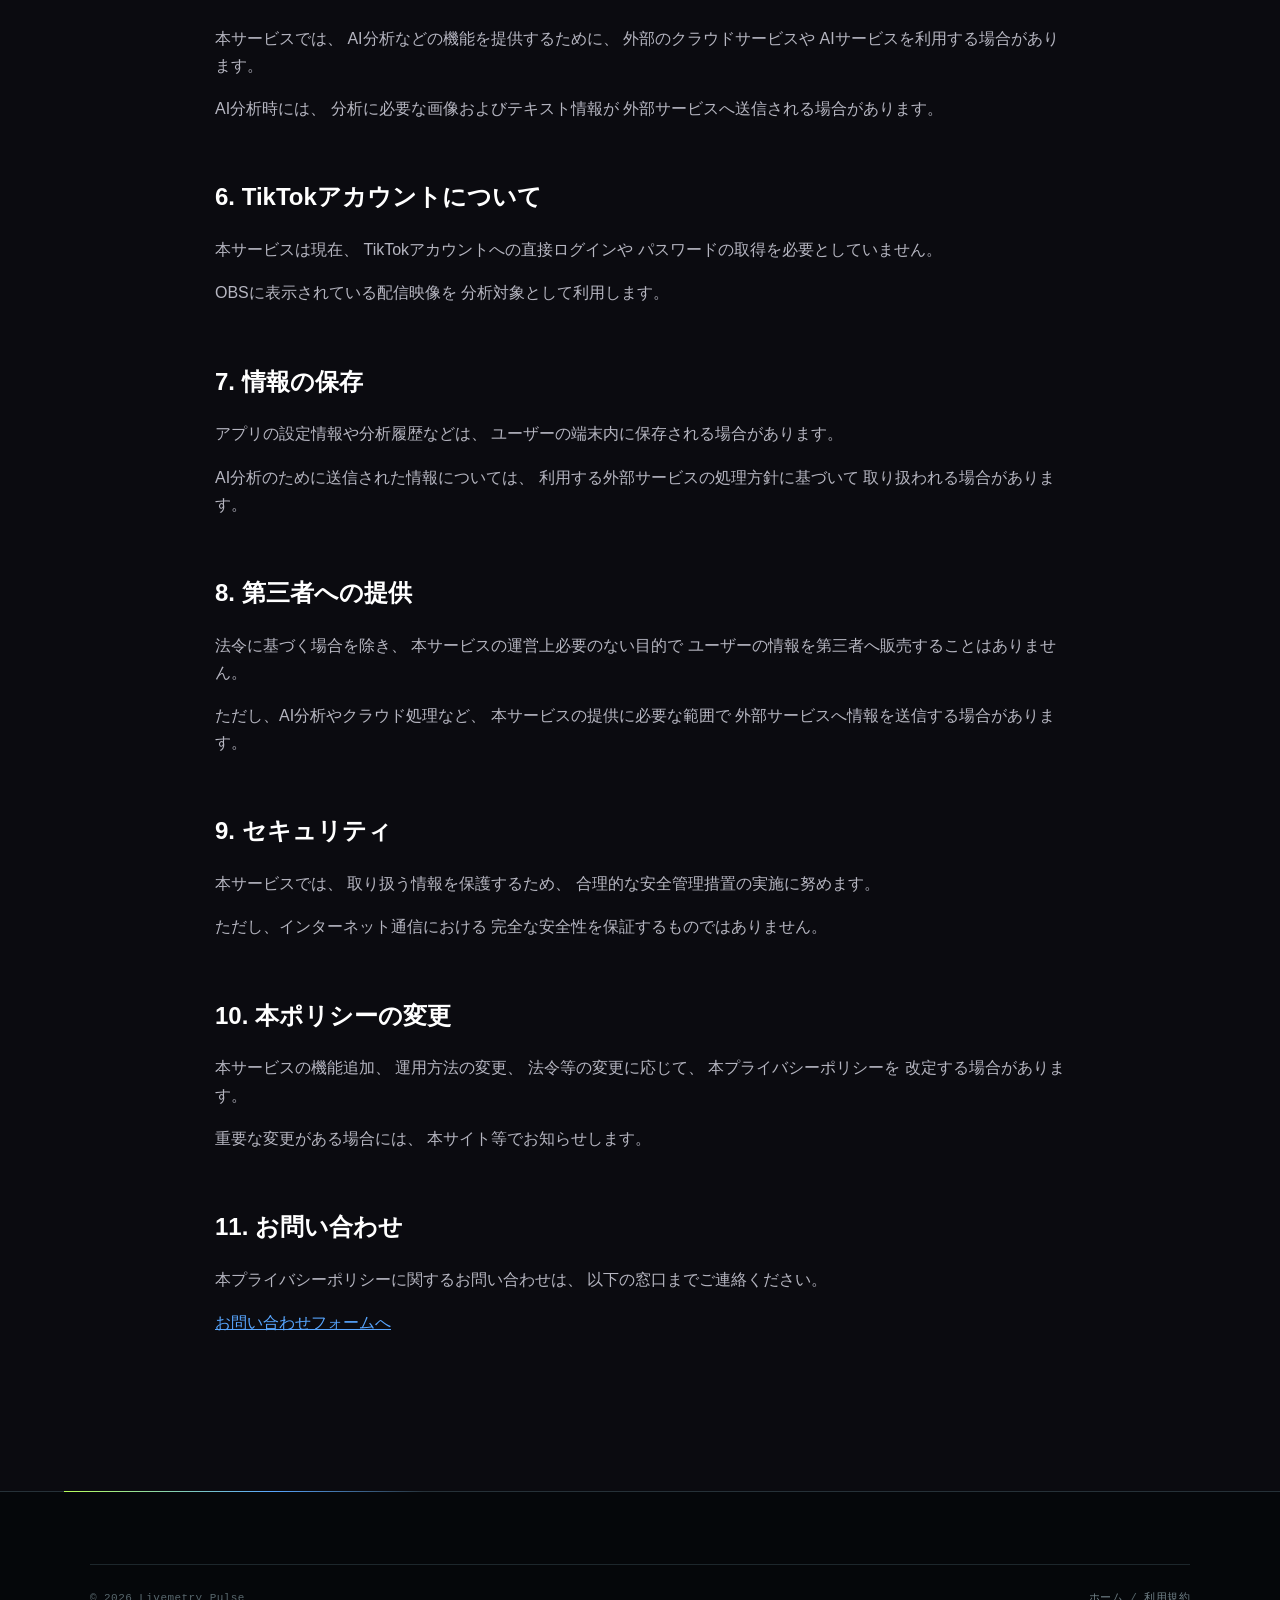
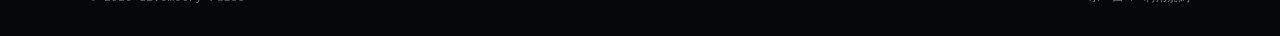
<file: privacy.html>
<!DOCTYPE html>
<html lang="ja">
<head>
    <meta charset="UTF-8">

    <meta
        name="viewport"
        content="width=device-width, initial-scale=1.0"
    >

    <title>
        プライバシーポリシー | Livemetry Pulse
    </title>

    <meta
        name="description"
        content="Livemetry Pulseのプライバシーポリシーです。"
    >

    <link rel="stylesheet" href="style.css">
    <link rel="canonical" href="https://livemetry.jp/privacy.html">
</head>

<body>

<header class="header">
    <div class="container nav">

        <a class="logo" href="index.html" aria-label="Livemetry Pulse ホーム">
            <span class="logo-mark" aria-hidden="true">
                <i></i>
                <i></i>
                <i></i>
            </span>
            <span class="logo-text">Livemetry Pulse</span>
        </a>

        <nav>
            <a href="index.html">ホーム</a>
            <a href="terms.html">利用規約</a>
        </nav>

    </div>
</header>


<main class="legal-page">

    <div class="container legal-container">

        <p class="section-label">
            PRIVACY POLICY
        </p>

        <h1 class="legal-title">
            プライバシーポリシー
        </h1>

        <p class="legal-updated">
            最終更新日：2026年8月23日
        </p>


        <section class="legal-section">

            <h2>
                1. はじめに
            </h2>

            <p>
                Livemetry Pulse（以下「本サービス」）は、
                TikTok LIVEなどの配信映像をAIで分析し、
                配信改善を支援するためのアプリケーションです。
            </p>

            <p>
                本プライバシーポリシーでは、
                本サービスにおける情報の取得、
                利用および取り扱いについて説明します。
            </p>

        </section>


        <section class="legal-section">

            <h2>
                2. 取得する情報
            </h2>

            <p>
                本サービスでは、サービス提供のために
                以下の情報を取り扱う場合があります。
            </p>

            <ul>
                <li>
                    OBSから取得した配信映像のフレーム画像
                </li>

                <li>
                    AI分析時に入力された分析内容・プロンプト
                </li>

                <li>
                    ライセンス認証に必要なライセンス情報
                </li>

                <li>
                    アプリの設定情報
                </li>

                <li>
                    エラーや動作確認のために必要となる技術情報
                </li>
            </ul>

        </section>


        <section class="legal-section">

            <h2>
                3. 配信映像について
            </h2>

            <p>
                本サービスはOBS StudioのReplay Bufferなどから
                配信映像を取得し、
                端末上で一定間隔のフレーム画像を抽出します。
            </p>

            <p>
                AI分析を実行した場合、
                分析対象となる画像データが
                AI分析処理のためサーバーへ送信されます。
            </p>

            <p>
                ユーザーは、第三者の個人情報や
                機密情報などが含まれる映像を分析する場合、
                必要な権利・許可を確認したうえで
                本サービスを利用してください。
            </p>

        </section>


        <section class="legal-section">

            <h2>
                4. 情報の利用目的
            </h2>

            <p>
                取得した情報は、以下の目的で利用します。
            </p>

            <ul>
                <li>
                    AIによる配信映像の分析
                </li>

                <li>
                    分析結果および改善提案の提供
                </li>

                <li>
                    ライセンスの認証および管理
                </li>

                <li>
                    本サービスの提供・維持・改善
                </li>

                <li>
                    不具合や障害の調査
                </li>

                <li>
                    不正利用の防止
                </li>
            </ul>

        </section>


        <section class="legal-section">

            <h2>
                5. 外部サービスの利用
            </h2>

            <p>
                本サービスでは、
                AI分析などの機能を提供するために、
                外部のクラウドサービスや
                AIサービスを利用する場合があります。
            </p>

            <p>
                AI分析時には、
                分析に必要な画像およびテキスト情報が
                外部サービスへ送信される場合があります。
            </p>

        </section>


        <section class="legal-section">

            <h2>
                6. TikTokアカウントについて
            </h2>

            <p>
                本サービスは現在、
                TikTokアカウントへの直接ログインや
                パスワードの取得を必要としていません。
            </p>

            <p>
                OBSに表示されている配信映像を
                分析対象として利用します。
            </p>

        </section>


        <section class="legal-section">

            <h2>
                7. 情報の保存
            </h2>

            <p>
                アプリの設定情報や分析履歴などは、
                ユーザーの端末内に保存される場合があります。
            </p>

            <p>
                AI分析のために送信された情報については、
                利用する外部サービスの処理方針に基づいて
                取り扱われる場合があります。
            </p>

        </section>


        <section class="legal-section">

            <h2>
                8. 第三者への提供
            </h2>

            <p>
                法令に基づく場合を除き、
                本サービスの運営上必要のない目的で
                ユーザーの情報を第三者へ販売することはありません。
            </p>

            <p>
                ただし、AI分析やクラウド処理など、
                本サービスの提供に必要な範囲で
                外部サービスへ情報を送信する場合があります。
            </p>

        </section>


        <section class="legal-section">

            <h2>
                9. セキュリティ
            </h2>

            <p>
                本サービスでは、
                取り扱う情報を保護するため、
                合理的な安全管理措置の実施に努めます。
            </p>

            <p>
                ただし、インターネット通信における
                完全な安全性を保証するものではありません。
            </p>

        </section>


        <section class="legal-section">

            <h2>
                10. 本ポリシーの変更
            </h2>

            <p>
                本サービスの機能追加、
                運用方法の変更、
                法令等の変更に応じて、
                本プライバシーポリシーを
                改定する場合があります。
            </p>

            <p>
                重要な変更がある場合には、
                本サイト等でお知らせします。
            </p>

        </section>


        <section class="legal-section">

            <h2>
                11. お問い合わせ
            </h2>

            <p>
                本プライバシーポリシーに関するお問い合わせは、
                以下の窓口までご連絡ください。
            </p>

            <p>
                <a href="contact.html">
                    お問い合わせフォームへ
                </a>
            </p>

        </section>

    </div>

</main>


<footer class="footer">

    <div class="container footer-bottom">

        <p>
            © 2026 Livemetry Pulse
        </p>

        <p>
            <a href="index.html">ホーム</a>
            /
            <a href="terms.html">利用規約</a>
        </p>

    </div>

</footer>

</body>
</html>
</file>
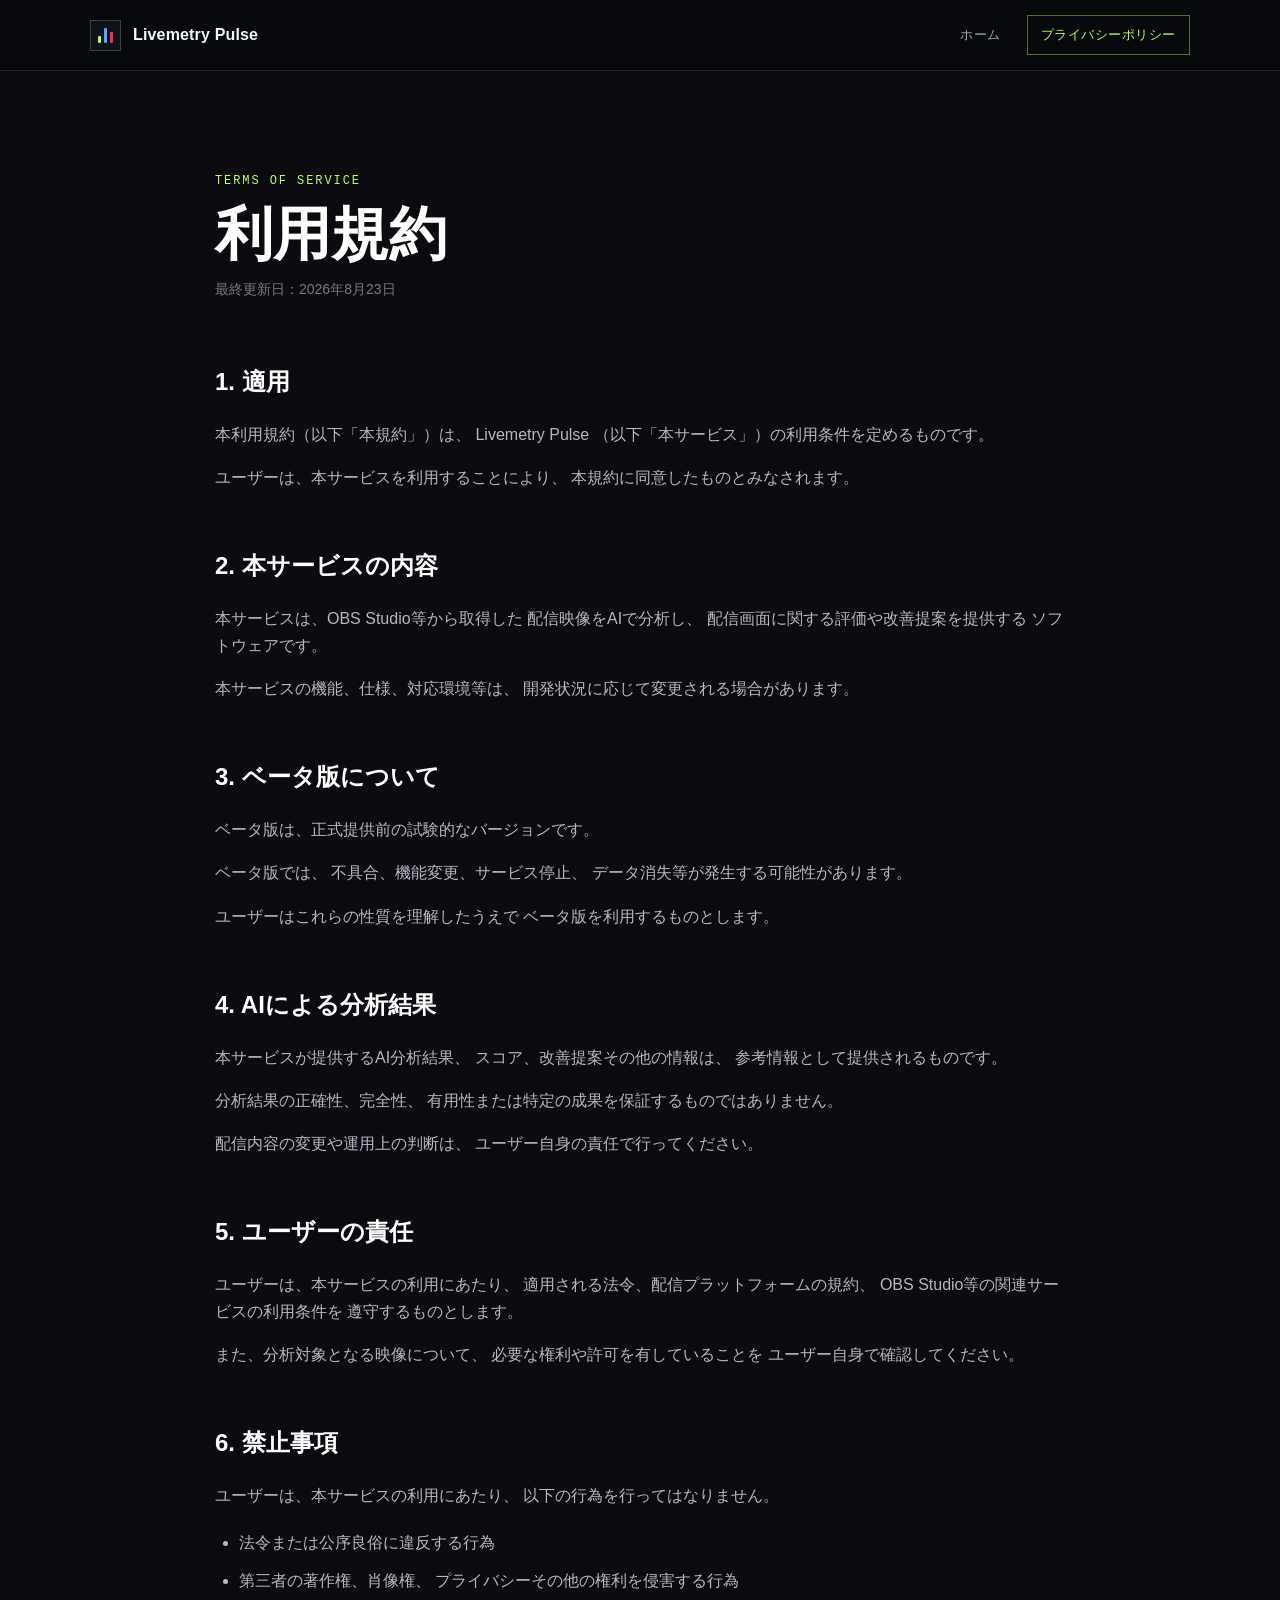
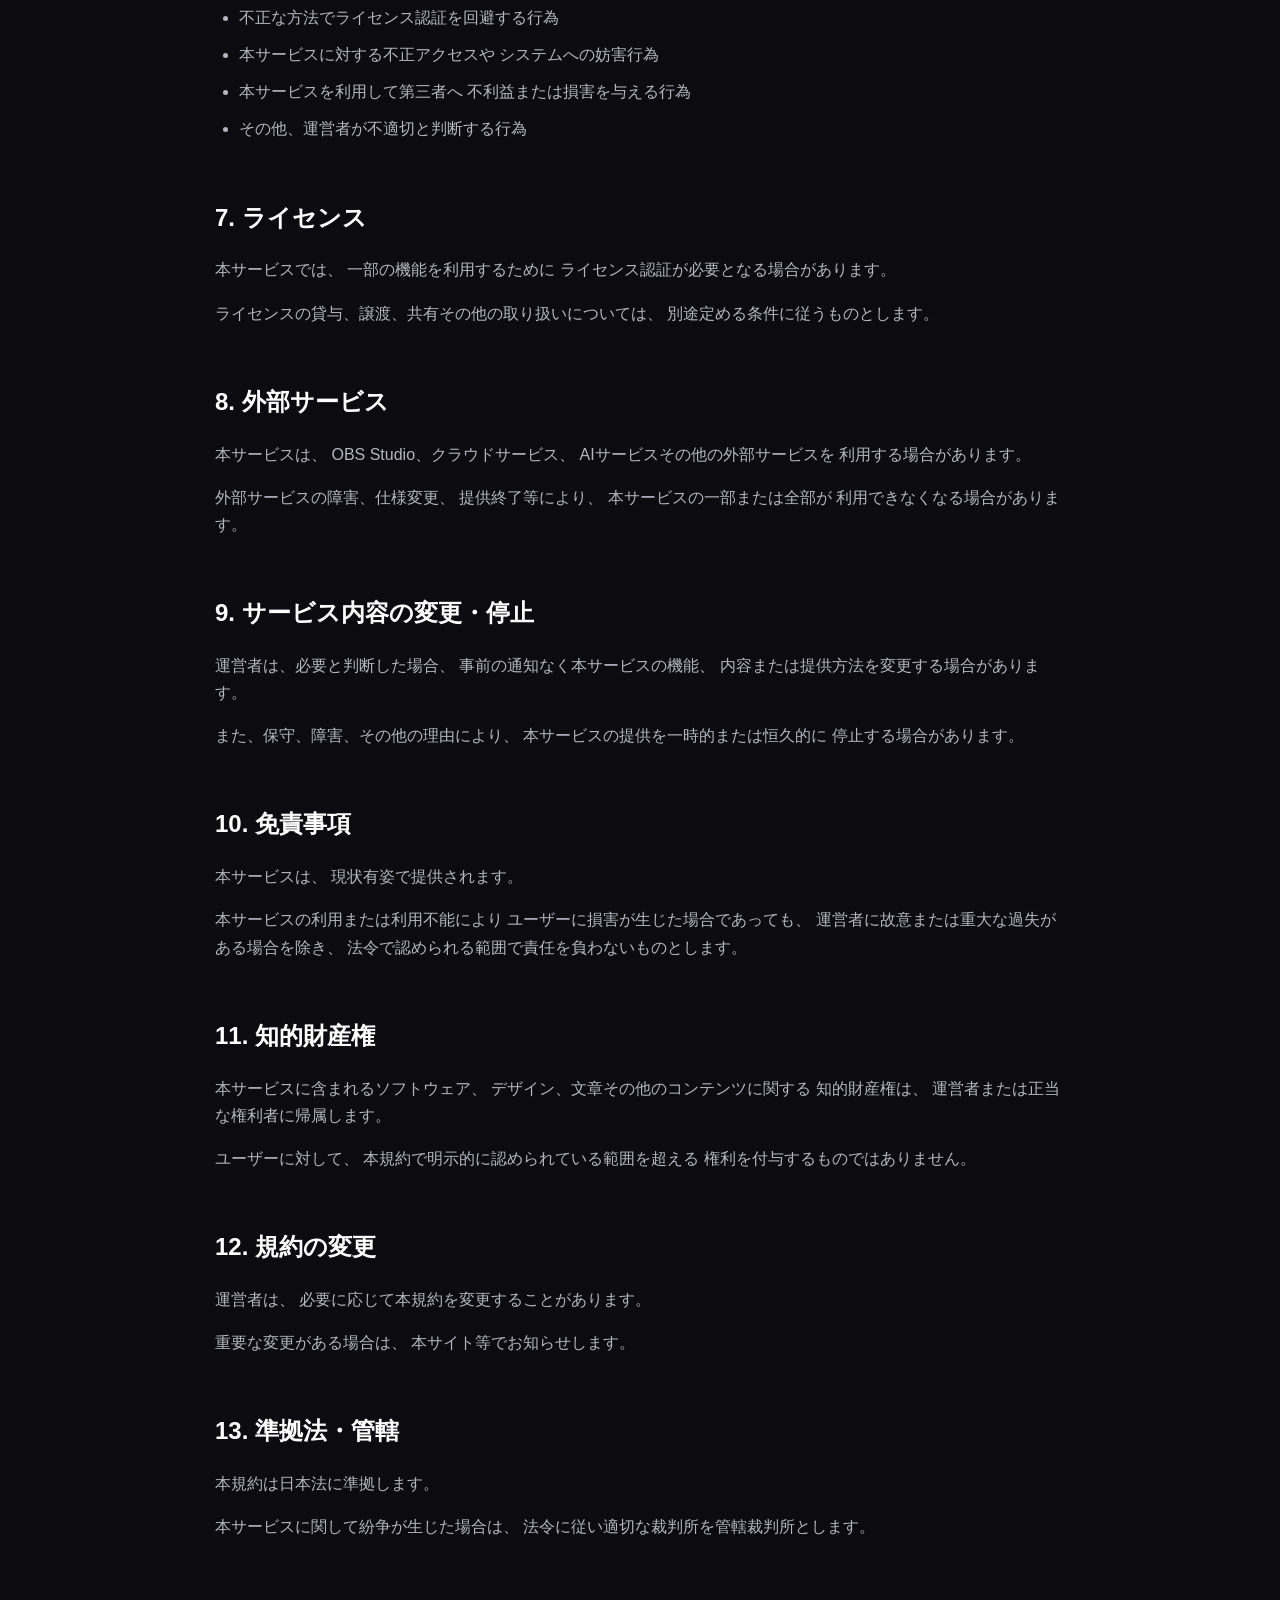
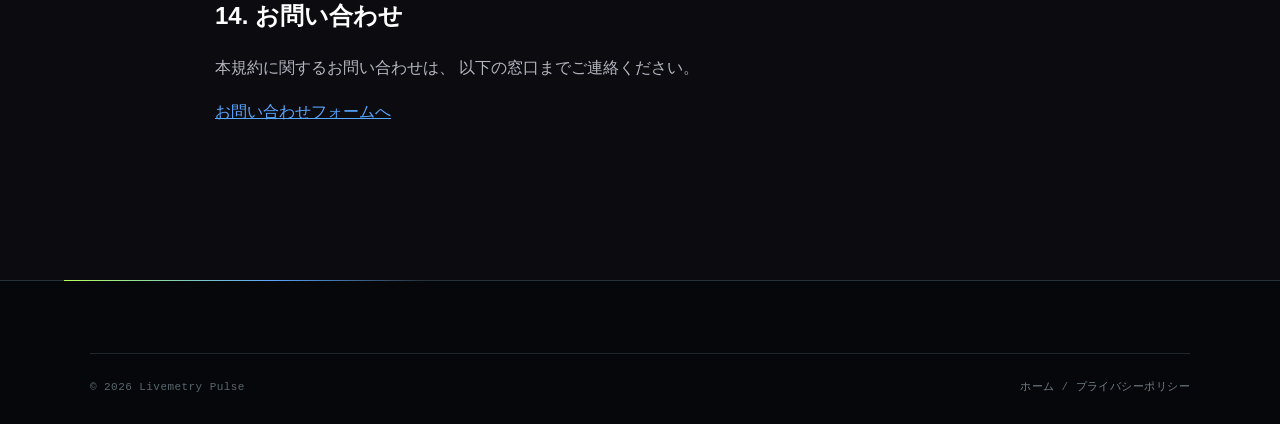
<file: terms.html>
<!DOCTYPE html>
<html lang="ja">
<head>
    <meta charset="UTF-8">

    <meta
        name="viewport"
        content="width=device-width, initial-scale=1.0"
    >

    <title>
        利用規約 | Livemetry Pulse
    </title>

    <meta
        name="description"
        content="Livemetry Pulseの利用規約です。"
    >

    <link rel="stylesheet" href="style.css">
    <link rel="canonical" href="https://livemetry.jp/terms.html">
</head>

<body>

<header class="header">
    <div class="container nav">

        <a class="logo" href="index.html" aria-label="Livemetry Pulse ホーム">
            <span class="logo-mark" aria-hidden="true">
                <i></i>
                <i></i>
                <i></i>
            </span>
            <span class="logo-text">Livemetry Pulse</span>
        </a>

        <nav>
            <a href="index.html">ホーム</a>
            <a href="privacy.html">プライバシーポリシー</a>
        </nav>

    </div>
</header>


<main class="legal-page">

    <div class="container legal-container">

        <p class="section-label">
            TERMS OF SERVICE
        </p>

        <h1 class="legal-title">
            利用規約
        </h1>

        <p class="legal-updated">
            最終更新日：2026年8月23日
        </p>


        <section class="legal-section">
            <h2>1. 適用</h2>

            <p>
                本利用規約（以下「本規約」）は、
                Livemetry Pulse
                （以下「本サービス」）の利用条件を定めるものです。
            </p>

            <p>
                ユーザーは、本サービスを利用することにより、
                本規約に同意したものとみなされます。
            </p>
        </section>


        <section class="legal-section">
            <h2>2. 本サービスの内容</h2>

            <p>
                本サービスは、OBS Studio等から取得した
                配信映像をAIで分析し、
                配信画面に関する評価や改善提案を提供する
                ソフトウェアです。
            </p>

            <p>
                本サービスの機能、仕様、対応環境等は、
                開発状況に応じて変更される場合があります。
            </p>
        </section>


        <section class="legal-section">
            <h2>3. ベータ版について</h2>

            <p>
                ベータ版は、正式提供前の試験的なバージョンです。
            </p>

            <p>
                ベータ版では、
                不具合、機能変更、サービス停止、
                データ消失等が発生する可能性があります。
            </p>

            <p>
                ユーザーはこれらの性質を理解したうえで
                ベータ版を利用するものとします。
            </p>
        </section>


        <section class="legal-section">
            <h2>4. AIによる分析結果</h2>

            <p>
                本サービスが提供するAI分析結果、
                スコア、改善提案その他の情報は、
                参考情報として提供されるものです。
            </p>

            <p>
                分析結果の正確性、完全性、
                有用性または特定の成果を保証するものではありません。
            </p>

            <p>
                配信内容の変更や運用上の判断は、
                ユーザー自身の責任で行ってください。
            </p>
        </section>


        <section class="legal-section">
            <h2>5. ユーザーの責任</h2>

            <p>
                ユーザーは、本サービスの利用にあたり、
                適用される法令、配信プラットフォームの規約、
                OBS Studio等の関連サービスの利用条件を
                遵守するものとします。
            </p>

            <p>
                また、分析対象となる映像について、
                必要な権利や許可を有していることを
                ユーザー自身で確認してください。
            </p>
        </section>


        <section class="legal-section">
            <h2>6. 禁止事項</h2>

            <p>
                ユーザーは、本サービスの利用にあたり、
                以下の行為を行ってはなりません。
            </p>

            <ul>
                <li>
                    法令または公序良俗に違反する行為
                </li>

                <li>
                    第三者の著作権、肖像権、
                    プライバシーその他の権利を侵害する行為
                </li>

                <li>
                    不正な方法でライセンス認証を回避する行為
                </li>

                <li>
                    本サービスに対する不正アクセスや
                    システムへの妨害行為
                </li>

                <li>
                    本サービスを利用して第三者へ
                    不利益または損害を与える行為
                </li>

                <li>
                    その他、運営者が不適切と判断する行為
                </li>
            </ul>
        </section>


        <section class="legal-section">
            <h2>7. ライセンス</h2>

            <p>
                本サービスでは、
                一部の機能を利用するために
                ライセンス認証が必要となる場合があります。
            </p>

            <p>
                ライセンスの貸与、譲渡、共有その他の取り扱いについては、
                別途定める条件に従うものとします。
            </p>
        </section>


        <section class="legal-section">
            <h2>8. 外部サービス</h2>

            <p>
                本サービスは、
                OBS Studio、クラウドサービス、
                AIサービスその他の外部サービスを
                利用する場合があります。
            </p>

            <p>
                外部サービスの障害、仕様変更、
                提供終了等により、
                本サービスの一部または全部が
                利用できなくなる場合があります。
            </p>
        </section>


        <section class="legal-section">
            <h2>9. サービス内容の変更・停止</h2>

            <p>
                運営者は、必要と判断した場合、
                事前の通知なく本サービスの機能、
                内容または提供方法を変更する場合があります。
            </p>

            <p>
                また、保守、障害、その他の理由により、
                本サービスの提供を一時的または恒久的に
                停止する場合があります。
            </p>
        </section>


        <section class="legal-section">
            <h2>10. 免責事項</h2>

            <p>
                本サービスは、
                現状有姿で提供されます。
            </p>

            <p>
                本サービスの利用または利用不能により
                ユーザーに損害が生じた場合であっても、
                運営者に故意または重大な過失がある場合を除き、
                法令で認められる範囲で責任を負わないものとします。
            </p>
        </section>


        <section class="legal-section">
            <h2>11. 知的財産権</h2>

            <p>
                本サービスに含まれるソフトウェア、
                デザイン、文章その他のコンテンツに関する
                知的財産権は、
                運営者または正当な権利者に帰属します。
            </p>

            <p>
                ユーザーに対して、
                本規約で明示的に認められている範囲を超える
                権利を付与するものではありません。
            </p>
        </section>


        <section class="legal-section">
            <h2>12. 規約の変更</h2>

            <p>
                運営者は、
                必要に応じて本規約を変更することがあります。
            </p>

            <p>
                重要な変更がある場合は、
                本サイト等でお知らせします。
            </p>
        </section>


        <section class="legal-section">
            <h2>13. 準拠法・管轄</h2>

            <p>
                本規約は日本法に準拠します。
            </p>

            <p>
                本サービスに関して紛争が生じた場合は、
                法令に従い適切な裁判所を管轄裁判所とします。
            </p>
        </section>


        <section class="legal-section">
            <h2>14. お問い合わせ</h2>

            <p>
                本規約に関するお問い合わせは、
                以下の窓口までご連絡ください。
            </p>

            <p>
                <a href="contact.html">
                    お問い合わせフォームへ
                </a>
            </p>
        </section>

    </div>

</main>


<footer class="footer">

    <div class="container footer-bottom">

        <p>
            © 2026 Livemetry Pulse
        </p>

        <p>
            <a href="index.html">ホーム</a>
            /
            <a href="privacy.html">
                プライバシーポリシー
            </a>
        </p>

    </div>

</footer>

</body>
</html>
</file>
<file: style.css>
* {
    box-sizing: border-box;
    margin: 0;
    padding: 0;
}

html {
    scroll-behavior: smooth;
}

body {
    font-family:
        "Yu Gothic UI",
        "Hiragino Kaku Gothic ProN",
        sans-serif;

    background: #0b0b10;
    color: #ffffff;
    line-height: 1.7;
}

.container {
    width: min(1100px, 90%);
    margin: 0 auto;
}

.header {
    position: sticky;
    top: 0;
    z-index: 10;

    background: rgba(11, 11, 16, 0.9);
    backdrop-filter: blur(12px);

    border-bottom: 1px solid #24242d;
}

.nav {
    height: 72px;

    display: flex;
    align-items: center;
    justify-content: space-between;
}

.logo {
    font-weight: 700;
    font-size: 18px;
}

nav {
    display: flex;
    gap: 28px;
}

nav a {
    color: #ccccd6;
    text-decoration: none;
}

nav a:hover {
    color: #ffffff;
}

.hero {
    min-height: 720px;

    display: flex;
    align-items: center;

    background:
        radial-gradient(
            circle at 70% 30%,
            rgba(110, 77, 255, 0.25),
            transparent 40%
        );
}

.hero-content {
    max-width: 850px;
}

.hero-grid {
    display: grid;
    grid-template-columns: 1fr 1fr;
    gap: 60px;
    align-items: center;
}

.hero-content {
    max-width: 650px;
}

.hero-preview {
    position: relative;
}

.preview-window {
    overflow: hidden;

    background: #15151d;

    border: 1px solid #353542;
    border-radius: 18px;

    box-shadow:
        0 30px 80px rgba(0, 0, 0, 0.45);
}

.preview-header {
    height: 44px;

    display: flex;
    align-items: center;
    gap: 7px;

    padding: 0 14px;

    background: #1c1c25;

    border-bottom: 1px solid #30303b;
}

.preview-header span {
    width: 10px;
    height: 10px;

    border-radius: 50%;

    background: #5e5e6c;
}

.preview-header p {
    margin-left: 8px;

    font-size: 12px;
    color: #9999a5;
}

.preview-window img {
    display: block;

    width: 100%;
    height: auto;
}

.badge {
    display: inline-block;

    padding: 6px 14px;
    margin-bottom: 20px;

    border: 1px solid #6557ff;
    border-radius: 999px;

    color: #bdb7ff;
}

h1 {
    font-size: clamp(42px, 7vw, 76px);
    line-height: 1.15;
    margin-bottom: 24px;
}

.hero-product-name {
    display: block;
    margin-bottom: 12px;
    font-size: clamp(22px, 2.6vw, 34px);
    line-height: 1.2;
    color: #bdb7ff;
    letter-spacing: 0.04em;
}

.hero-text {
    max-width: 720px;

    font-size: 19px;
    color: #bdbdc8;
}

.hero-buttons {
    display: flex;
    gap: 14px;

    margin-top: 36px;
}

.button {
    display: inline-block;

    padding: 13px 24px;

    border: 0;
    border-radius: 10px;

    text-decoration: none;
    font-weight: 700;
    font-size: 16px;

    cursor: pointer;
}

.primary {
    background: #6c5cff;
    color: #ffffff;
}

.primary:hover {
    background: #7b6cff;
}

.secondary {
    background: #1d1d26;
    color: #ffffff;

    border: 1px solid #353542;
}

.section {
    padding: 100px 0;
}

.alt {
    background: #111118;
}

h2 {
    font-size: 38px;
    margin-bottom: 40px;
}

.cards {
    display: grid;

    grid-template-columns:
        repeat(3, 1fr);

    gap: 22px;
}

.card {
    padding: 28px;

    background: #15151d;

    border: 1px solid #292933;
    border-radius: 16px;
}

.card h3 {
    margin-bottom: 12px;
}

.card p {
    color: #b6b6c1;
}

.steps {
    display: grid;
    gap: 14px;
}

.step {
    display: flex;
    align-items: center;
    gap: 18px;

    padding: 20px;

    background: #191922;

    border-radius: 12px;
}

.step span {
    width: 38px;
    height: 38px;

    display: grid;
    place-items: center;

    background: #6c5cff;

    border-radius: 50%;

    font-weight: 700;
}

.download {
    text-align: center;
}

.download p {
    color: #b6b6c1;
    margin-bottom: 25px;
}

footer {
    padding: 35px 0;

    color: #777783;

    border-top: 1px solid #24242d;
}

.section-heading {
    max-width: 720px;
    margin-bottom: 45px;
}

.section-heading p {
    color: #b6b6c1;
}

.section-label {
    margin-bottom: 8px;

    color: #8e82ff !important;

    font-size: 13px;
    font-weight: 700;
    letter-spacing: 2px;
}

.analysis-example {
    background:
        radial-gradient(
            circle at 20% 50%,
            rgba(108, 92, 255, 0.12),
            transparent 35%
        );
}

.analysis-grid {
    display: grid;

    grid-template-columns:
        0.85fr 1.15fr;

    gap: 24px;
}

.score-card,
.advice-card {
    padding: 32px;

    background: #15151d;

    border: 1px solid #292933;
    border-radius: 18px;
}

.score-label,
.advice-label {
    margin-bottom: 14px;

    color: #aaaab6;

    font-size: 14px;
    font-weight: 700;
}

.score-number {
    margin-bottom: 30px;

    font-size: 72px;
    font-weight: 800;
    line-height: 1;
}

.score-number span {
    font-size: 20px;
    color: #777783;
}

.score-list {
    display: grid;
    gap: 16px;
}

.score-list div {
    display: flex;
    justify-content: space-between;
    gap: 20px;

    padding-bottom: 12px;

    border-bottom: 1px solid #292933;
}

.score-list span {
    color: #b6b6c1;
}

.advice-card {
    display: grid;
    gap: 18px;
}

.advice-item {
    display: flex;
    gap: 18px;

    padding: 20px;

    background: #1b1b24;

    border-radius: 14px;
}

.advice-item > span {
    color: #8e82ff;

    font-size: 14px;
    font-weight: 800;
}

.advice-item h3 {
    margin-bottom: 5px;
}

.advice-item p {
    color: #b6b6c1;
}

.pricing-section {
    background: #111118;
}

.pricing-grid {
    display: grid;
    grid-template-columns: repeat(2, 1fr);
    gap: 24px;

    max-width: 850px;
    margin: 0 auto;
}

.pricing-card {
    position: relative;

    padding: 34px;

    background: #17171f;

    border: 1px solid #2d2d38;
    border-radius: 18px;
}

.pricing-card.featured {
    border-color: #6c5cff;

    box-shadow:
        0 15px 50px rgba(108, 92, 255, 0.15);
}

.plan-badge {
    display: inline-block;

    margin-bottom: 18px;
    padding: 5px 10px;

    border-radius: 999px;

    background: rgba(108, 92, 255, 0.15);

    color: #a99fff;

    font-size: 12px;
    font-weight: 800;
}

.secondary-badge {
    background: #24242d;
    color: #9b9ba8;
}

.pricing-card h3 {
    font-size: 26px;
}

.price {
    margin: 18px 0 25px;

    font-size: 46px;
    font-weight: 800;
}

.price span {
    font-size: 14px;
    color: #8f8f9b;
}

.pricing-card ul {
    list-style: none;

    display: grid;
    gap: 12px;

    margin-bottom: 30px;
}

.pricing-card li {
    color: #c3c3cc;
}

.pricing-card li::before {
    content: "✓";

    margin-right: 10px;

    color: #8e82ff;
    font-weight: 800;
}

.plan-button {
    width: 100%;
    text-align: center;
}

.faq-section {
    background: #0b0b10;
}

.faq-list {
    max-width: 850px;
    margin: 0 auto;

    display: grid;
    gap: 12px;
}

.faq-item {
    overflow: hidden;

    background: #15151d;

    border: 1px solid #292933;
    border-radius: 14px;
}

.faq-item summary {
    position: relative;

    padding: 22px 55px 22px 24px;

    cursor: pointer;

    font-size: 16px;
    font-weight: 700;

    list-style: none;
}

.faq-item summary::-webkit-details-marker {
    display: none;
}

.faq-item summary::after {
    content: "+";

    position: absolute;
    right: 24px;
    top: 50%;

    transform: translateY(-50%);

    color: #8e82ff;

    font-size: 26px;
    font-weight: 400;
}

.faq-item[open] summary::after {
    content: "−";
}

.faq-item p {
    padding:
        0 24px 22px;

    color: #b6b6c1;
}

.faq-item[open] {
    border-color: #444452;
}

.footer {
    padding: 70px 0 30px;

    background: #08080c;

    border-top: 1px solid #24242d;
}

.footer-grid {
    display: grid;

    grid-template-columns:
        2fr 1fr 1fr;

    gap: 50px;

    margin-bottom: 50px;
}

.footer-brand h3 {
    margin-bottom: 14px;
}

.footer-brand p {
    max-width: 420px;

    color: #8f8f9b;
}

.footer-links {
    display: flex;
    flex-direction: column;

    gap: 10px;
}

.footer-links h4 {
    margin-bottom: 8px;
}

.footer-links a {
    color: #9999a5;
    text-decoration: none;
}

.footer-links a:hover {
    color: #ffffff;
}

.footer-bottom {
    display: flex;
    justify-content: space-between;
    gap: 20px;

    padding-top: 25px;

    border-top: 1px solid #24242d;

    color: #666672;

    font-size: 13px;
}

.logo {
    color: #ffffff;
    text-decoration: none;
}

.legal-page {
    min-height: 100vh;
    padding: 100px 0;
}

.legal-container {
    max-width: 850px;
}

.legal-title {
    margin-bottom: 10px;

    font-size: clamp(38px, 6vw, 58px);
}

.legal-updated {
    margin-bottom: 60px;

    color: #777783;
    font-size: 14px;
}

.legal-section {
    margin-bottom: 55px;
}

.legal-section h2 {
    margin-bottom: 18px;

    font-size: 24px;
}

.legal-section p {
    margin-bottom: 16px;

    color: #b6b6c1;
}

.legal-section ul {
    margin: 20px 0;
    padding-left: 24px;

    color: #b6b6c1;
}

.legal-section li {
    margin-bottom: 10px;
}

.legal-section a {
    color: #9e94ff;
}

.footer-bottom a {
    color: #888894;
    text-decoration: none;
}

.footer-bottom a:hover {
    color: #ffffff;
}

.contact-page {
    min-height: 100vh;
    padding: 100px 0;
}

.contact-container {
    max-width: 1000px;
}

.contact-title {
    margin-bottom: 18px;

    font-size: clamp(42px, 6vw, 64px);
}

.contact-grid {
    display: grid;
    grid-template-columns: 0.8fr 1.2fr;
    gap: 50px;

    margin-top: 50px;
}

.contact-info h2 {
    margin-bottom: 28px;

    font-size: 25px;
}

.contact-info-item {
    margin-bottom: 28px;
}

.contact-info-item h3 {
    margin-bottom: 8px;

    font-size: 17px;
}

.contact-info-item p {
    color: #9696a2;
}

.contact-form {
    padding: 32px;

    background: #15151d;

    border: 1px solid #292933;
    border-radius: 18px;
}

.form-group {
    display: grid;
    gap: 8px;

    margin-bottom: 22px;
}

.form-group label {
    font-size: 14px;
    font-weight: 700;
}

.form-group input,
.form-group select,
.form-group textarea {
    width: 100%;

    padding: 13px 14px;

    background: #0e0e14;
    color: #ffffff;

    border: 1px solid #33333e;
    border-radius: 9px;

    font-family: inherit;
    font-size: 15px;

    outline: none;
}

.form-group input:focus,
.form-group select:focus,
.form-group textarea:focus {
    border-color: #6c5cff;
}

.form-group textarea {
    resize: vertical;
}

.privacy-check {
    display: flex;
    align-items: flex-start;
    gap: 10px;

    margin-bottom: 25px;

    color: #aaaab6;
    font-size: 14px;
}

.privacy-check input {
    margin-top: 4px;
}

.privacy-check a {
    color: #9e94ff;
}

.contact-submit {
    width: 100%;
}

.contact-message {
    margin-top: 16px;

    text-align: center;
    color: #aaaab6;
}

.contact-message.success {
    color: #72d69b;
}

.contact-message.error {
    color: #ff7b7b;
}

.contact-submit:disabled {
    opacity: 0.6;
    cursor: not-allowed;
}

.download-info {
    margin-top: 18px;
    text-align: center;
    color: #b6b6c1;
    font-size: 13px;
}

.download-meta {
    margin: 0;
    color: #b6b6c1;
}

.download-details {
    margin-top: 10px;
}

.download-details summary {
    cursor: pointer;
    color: #9e94ff;
    font-size: 13px;
}

.download-details p {
    margin: 8px 0 0;
}

.download-details code {
    display: block;
    margin-top: 6px;
    word-break: break-all;
    color: #9e94ff;
    font-size: 11px;
}

.install-page {
    max-width: 900px;
}

.install-hero {
    padding: 100px 0 70px;
    text-align: center;
}

.install-hero .eyebrow {
    margin-bottom: 14px;
    color: #8f83ff;
    font-size: 13px;
    font-weight: 700;
    letter-spacing: 0.14em;
}

.install-hero h1 {
    margin-bottom: 18px;
    font-size: clamp(40px, 6vw, 64px);
}

.install-hero > p:last-child {
    color: #a9a9b3;
    line-height: 1.8;
}

.install-steps {
    display: flex;
    flex-direction: column;
    gap: 18px;
}

.install-step {
    display: grid;
    grid-template-columns: 70px 1fr;
    gap: 20px;

    padding: 28px;

    background: #15151d;
    border: 1px solid #292933;
    border-radius: 18px;
}

.install-step > span {
    color: #8f83ff;
    font-size: 18px;
    font-weight: 700;
}

.install-step h2 {
    margin: 0 0 10px;
    font-size: 22px;
}

.install-step p {
    margin: 0 0 16px;
    color: #b6b6c1;
    line-height: 1.7;
}

.install-note {
    margin-top: 12px !important;
    font-size: 13px;
}

.install-help {
    margin: 70px 0 100px;
    padding: 36px;

    text-align: center;

    background: #15151d;
    border: 1px solid #292933;
    border-radius: 18px;
}

.install-help h2 {
    margin-bottom: 12px;
}

.install-help p {
    margin-bottom: 22px;
    color: #b6b6c1;
}

@media (max-width: 700px) {
    .install-hero {
        padding: 70px 0 50px;
    }

    .install-step {
        grid-template-columns: 1fr;
        gap: 10px;
        padding: 22px;
    }

    .install-help {
        padding: 28px 20px;
    }
}

.store-status {
    margin-top: 14px;
    font-size: 0.95rem;
    font-weight: 600;
    opacity: 0.9;
}

.license-note {
    margin-top: 8px;
    font-size: 0.9rem;
    opacity: 0.75;
}

@media (max-width: 800px) {
    nav {
        display: none;
    }

    .cards {
        grid-template-columns: 1fr;
    }

    .hero {
        min-height: 620px;
    }

    .hero-buttons {
        flex-direction: column;
        align-items: flex-start;
    }

    .hero-grid {
        grid-template-columns: 1fr;
    }

    .hero-preview {
        margin-top: 20px;
    }

    .analysis-grid {
        grid-template-columns: 1fr;
    }

    .score-number {
        font-size: 56px;
    }

    .pricing-grid {
        grid-template-columns: 1fr;
    }

    .footer-grid {
        grid-template-columns: 1fr;
        gap: 35px;
    }

    .footer-bottom {
        flex-direction: column;
    }

    .contact-grid {
        grid-template-columns: 1fr;
    }
}


/* ===== CONTROL ROOM HERO ===== */

.header {
    background: rgba(0, 0, 0, 0.92);
    border-bottom: 1px solid rgba(184, 255, 90, 0.22);
    backdrop-filter: blur(18px);
}

.logo {
    color: #f4fffd;
    font-family: Consolas, "Yu Gothic UI", sans-serif;
    font-size: 17px;
    letter-spacing: 0.06em;
}

nav a {
    color: #91a6ad;
    font-size: 14px;
    letter-spacing: 0.04em;
}

nav a:hover {
    color: #B8FF5A;
}

.hero {
    position: relative;
    isolation: isolate;
    min-height: calc(100vh - 72px);
    padding: 72px 0;
    overflow: hidden;

    background:
        radial-gradient(
            circle at 78% 34%,
            rgba(184, 255, 90, 0.14),
            transparent 31%
        ),
        radial-gradient(
            circle at 18% 76%,
            rgba(88, 166, 255, 0.12),
            transparent 28%
        ),
        linear-gradient(
            rgba(184, 255, 90, 0.035) 1px,
            transparent 1px
        ),
        linear-gradient(
            90deg,
            rgba(184, 255, 90, 0.035) 1px,
            transparent 1px
        ),
        #07090D;

    background-size:
        auto,
        auto,
        64px 64px,
        64px 64px,
        auto;

    border-bottom: 1px solid rgba(184, 255, 90, 0.16);
}

.hero::before {
    content: "";
    position: absolute;
    z-index: -1;
    top: 0;
    left: 7%;
    width: 1px;
    height: 100%;
    background: linear-gradient(
        transparent,
        rgba(184, 255, 90, 0.34),
        transparent
    );
}

.hero::after {
    content: "LIVE SIGNAL / AI FRAME ANALYSIS";
    position: absolute;
    right: 3%;
    bottom: 24px;
    color: rgba(137, 255, 235, 0.35);
    font-family: Consolas, monospace;
    font-size: 11px;
    letter-spacing: 0.18em;
    writing-mode: vertical-rl;
}

.hero-grid {
    position: relative;
    grid-template-columns: minmax(0, 0.88fr) minmax(0, 1.12fr);
    gap: 54px;
}

.hero-content {
    max-width: 560px;
}

.badge {
    padding: 6px 11px;
    margin-bottom: 24px;
    border: 1px solid rgba(184, 255, 90, 0.5);
    border-radius: 2px;
    color: #B8FF5A;
    background: rgba(184, 255, 90, 0.06);
    font-family: Consolas, monospace;
    font-size: 12px;
    letter-spacing: 0.12em;
}

.hero h1 {
    margin-bottom: 28px;
    font-size: clamp(42px, 5.4vw, 68px);
    line-height: 1.12;
    letter-spacing: -0.045em;
}

.hero-product-name {
    margin-bottom: 16px;
    color: #B8FF5A;
    font-family: Consolas, "Yu Gothic UI", sans-serif;
    font-size: clamp(18px, 2vw, 25px);
    font-weight: 500;
    letter-spacing: 0.08em;
}

.hero-text {
    max-width: 540px;
    color: #9bb0b7;
    font-size: 17px;
    line-height: 1.95;
}

.hero-buttons {
    margin-top: 38px;
}

.hero .button {
    min-width: 158px;
    padding: 14px 22px;
    border-radius: 2px;
    text-align: center;
    letter-spacing: 0.03em;
}

.hero .primary {
    background: #B8FF5A;
    color: #03100e;
    box-shadow: 0 0 28px rgba(184, 255, 90, 0.18);
}

.hero .primary:hover {
    background: #D7FF9C;
    transform: translateY(-2px);
}

.hero .secondary {
    background: rgba(9, 20, 28, 0.72);
    border-color: rgba(145, 166, 173, 0.35);
    color: #dce9e7;
}

.hero-preview {
    padding: 14px;
    background: rgba(8, 20, 28, 0.76);
    border: 1px solid rgba(184, 255, 90, 0.3);
    box-shadow:
        18px 18px 0 rgba(184, 255, 90, 0.04),
        0 36px 90px rgba(0, 0, 0, 0.48);
}

.hero-preview::before,
.hero-preview::after {
    content: "";
    position: absolute;
    width: 34px;
    height: 34px;
    pointer-events: none;
}

.hero-preview::before {
    top: -7px;
    left: -7px;
    border-top: 2px solid #B8FF5A;
    border-left: 2px solid #B8FF5A;
}

.hero-preview::after {
    right: -7px;
    bottom: -7px;
    border-right: 2px solid #B8FF5A;
    border-bottom: 2px solid #B8FF5A;
}

.preview-window {
    border: 1px solid #263b43;
    border-radius: 0;
    background: #071016;
    box-shadow: none;
}

.preview-header {
    height: 38px;
    background: #0b171e;
    border-bottom-color: #24363d;
}

.preview-header span {
    width: 7px;
    height: 7px;
    background: #B8FF5A;
    box-shadow: 0 0 10px rgba(184, 255, 90, 0.55);
}

.preview-header p {
    color: #789098;
    font-family: Consolas, monospace;
    letter-spacing: 0.08em;
}

@media (max-width: 820px) {
    .hero {
        min-height: auto;
        padding: 76px 0 88px;
    }

    .hero-grid {
        grid-template-columns: 1fr;
        gap: 48px;
    }

    .hero-content {
        max-width: 680px;
    }

    .hero::after {
        display: none;
    }

    .hero-preview {
        padding: 9px;
        box-shadow:
            9px 9px 0 rgba(184, 255, 90, 0.04),
            0 24px 60px rgba(0, 0, 0, 0.45);
    }
}

@media (max-width: 560px) {
    .hero {
        padding-top: 56px;
    }

    .hero h1 {
        font-size: clamp(38px, 12vw, 52px);
    }

    .hero-buttons {
        display: grid;
        grid-template-columns: 1fr;
    }

    .hero .button {
        width: 100%;
    }
}


/* ===== TIKTOK ACCENT OVERRIDES ===== */

.hero::after {
    color: rgba(254, 44, 85, 0.48);
}

.hero-preview::after {
    border-right-color: #FE2C55;
    border-bottom-color: #FE2C55;
}

.preview-header span:nth-child(2) {
    background: #f5f5f5;
    box-shadow: none;
}

.preview-header span:nth-child(3) {
    background: #FE2C55;
    box-shadow: 0 0 10px rgba(254, 44, 85, 0.58);
}

.hero .secondary:hover {
    color: #ffffff;
    border-color: #FE2C55;
    box-shadow: 0 0 22px rgba(254, 44, 85, 0.14);
    transform: translateY(-2px);
}


/* ===== LIVEMETRY SIGNAL PALETTE ===== */

.hero-preview::before {
    border-top-color: #58A6FF;
    border-left-color: #58A6FF;
}

/* TikTok連携を示す小さな状態色 */
.preview-header span:first-child {
    background: #25F4EE;
    box-shadow: 0 0 10px rgba(37, 244, 238, 0.58);
}

.preview-header span:nth-child(2) {
    background: #f5f5f5;
    box-shadow: none;
}

.preview-header span:nth-child(3) {
    background: #FE2C55;
    box-shadow: 0 0 10px rgba(254, 44, 85, 0.58);
}

.hero .secondary:hover {
    color: #ffffff;
    border-color: #58A6FF;
    box-shadow: 0 0 22px rgba(88, 166, 255, 0.16);
    transform: translateY(-2px);
}


/* ===== FEATURE SIGNAL CODES ===== */

#features .feature-code {
    display: block;
    margin-bottom: 16px;
    color: #B8FF5A;
    font-family: Consolas, monospace;
    font-size: 12px;
    font-weight: 500;
    letter-spacing: 0.14em;
}

#features .card:nth-child(2) .feature-code {
    color: #58A6FF;
}

#features .card:nth-child(3) .feature-code {
    color: #FE2C55;
}


/* ===== CORE MODULE GRID ===== */

#features {
    background: #07090D;
}

.feature-heading {
    display: grid;
    grid-template-columns: 180px 1fr;
    gap: 12px 34px;
    margin-bottom: 48px;
    padding-bottom: 28px;
    border-bottom: 1px solid #263037;
}

.feature-heading .section-label {
    grid-row: 1 / span 2;
}

.feature-heading h2 {
    margin: 0;
    line-height: 1.25;
}

.feature-heading > p:last-child {
    grid-column: 2;
    color: #93A3AA;
}

#features .cards {
    gap: 1px;
    padding: 1px;
    background: #273138;
}

#features .card {
    min-height: 240px;
    padding: 30px;
    background: #0D0F14;
    border: 0;
    border-top: 3px solid #B8FF5A;
    border-radius: 0;
}

#features .card:nth-child(2) {
    border-top-color: #58A6FF;
}

#features .card:nth-child(3) {
    border-top-color: #FE2C55;
}

#features .card:hover {
    background: #11181D;
    transform: translateY(-5px);
}

@media (max-width: 800px) {
    .feature-heading,
    #features .cards {
        grid-template-columns: 1fr;
    }

    .feature-heading .section-label,
    .feature-heading > p:last-child {
        grid-column: 1;
        grid-row: auto;
    }

    #features .card {
        min-height: auto;
    }
}
/* ===== EDITORIAL HOW SECTION ===== */

#how {
    background: #0A0D11;
}

#how .container {
    display: grid;
    grid-template-columns: minmax(240px, 0.72fr) minmax(0, 1.28fr);
    gap: clamp(48px, 8vw, 110px);
    align-items: start;
}

.how-intro {
    position: sticky;
    top: 120px;
}

.how-intro h2 {
    margin: 0 0 18px;
    max-width: 440px;
    font-size: clamp(32px, 4vw, 48px);
    line-height: 1.3;
    letter-spacing: -0.03em;
}

.how-intro > p:last-child {
    max-width: 400px;
    color: #8FA0A7;
    font-size: 15px;
}

#how .steps {
    display: grid;
    gap: 0;
    border-top: 1px solid #2A353B;
}

#how .step {
    display: grid;
    grid-template-columns: 54px minmax(0, 1fr);
    align-items: center;
    gap: 20px;
    padding: 25px 4px;
    background: transparent;
    border-bottom: 1px solid #2A353B;
    border-radius: 0;
    transition:
        padding-left 180ms ease,
        background 180ms ease;
}

#how .step:hover {
    padding-left: 14px;
    background: rgba(184, 255, 90, 0.025);
}

#how .step span {
    width: auto;
    height: auto;
    display: block;
    color: #B8FF5A;
    background: transparent;
    border-radius: 0;
    font-family: Consolas, monospace;
    font-size: 12px;
    font-weight: 500;
    letter-spacing: 0.12em;
}

#how .step span::before {
    content: "0";
}

#how .step p {
    color: #EDF3F1;
    font-size: 17px;
    font-weight: 700;
}

#how .step:nth-child(3) span,
#how .step:nth-child(4) span {
    color: #58A6FF;
}

#how .step:last-child {
    border-bottom-color: #FE2C55;
}

#how .step:last-child span {
    color: #FE2C55;
}

@media (max-width: 800px) {
    #how .container {
        grid-template-columns: 1fr;
        gap: 38px;
    }

    .how-intro {
        position: static;
    }

    #how .step {
        padding: 21px 4px;
    }
}
/* ===== PRICING SYSTEM PANEL ===== */

#download {
    padding: 0;
}

#download > .download {
    width: 100%;
    max-width: none;
}

#pricing {
    text-align: left;
    background: #07090D;
}

#pricing > .container {
    width: min(1100px, 90%);
}

.pricing-grid {
    display: grid;
    grid-template-columns: minmax(0, 1.25fr) minmax(260px, 0.75fr);
    gap: 1px;
    padding: 1px;
    background: #2A353B;
    border: 1px solid #2A353B;
}

.pricing-card {
    position: relative;
    padding: clamp(28px, 4vw, 44px);
    background: #0D1116;
    border: 0;
    border-top: 3px solid #334149;
    border-radius: 0;
}

.pricing-card.featured {
    background: #0B1114;
    border: 0;
    border-top: 3px solid #B8FF5A;
    box-shadow: none;
    transform: none;
}

.pricing-card:last-child {
    color: #A4B0B5;
    background: #0A0D11;
    border-top-color: #58A6FF;
}

.plan-badge {
    display: inline-flex;
    align-items: center;
    width: auto;
    margin-bottom: 24px;
    padding: 5px 9px;
    color: #B8FF5A;
    background: rgba(184, 255, 90, 0.06);
    border: 1px solid rgba(184, 255, 90, 0.34);
    border-radius: 2px;
    font-family: Consolas, monospace;
    font-size: 11px;
    font-weight: 500;
    letter-spacing: 0.14em;
}

.secondary-badge {
    color: #58A6FF;
    background: rgba(88, 166, 255, 0.05);
    border-color: rgba(88, 166, 255, 0.3);
}

.pricing-card h3 {
    margin-bottom: 10px;
    font-size: 22px;
}

.price {
    margin-bottom: 30px;
    color: #F1F7F5;
    font-family: Consolas, "Yu Gothic UI", monospace;
    font-size: clamp(44px, 6vw, 68px);
    font-weight: 600;
    line-height: 1;
    letter-spacing: -0.06em;
}

.price span {
    color: #708087;
    font-family: "Yu Gothic UI", sans-serif;
    font-size: 13px;
    letter-spacing: 0;
}

.pricing-card ul {
    display: grid;
    gap: 0;
    margin: 0 0 30px;
    list-style: none;
    border-top: 1px solid #29343A;
}

.pricing-card li {
    padding: 12px 0;
    color: #AAB7BC;
    border-bottom: 1px solid #29343A;
}

.pricing-card li::before {
    content: "—";
    margin-right: 10px;
    color: #B8FF5A;
}

.pricing-card:last-child li::before {
    color: #58A6FF;
}

.pricing-card.featured .primary {
    width: 100%;
    color: #07100B;
    background: #B8FF5A;
    text-align: center;
    border-radius: 3px;
}

.pricing-card.featured .primary:hover {
    background: #D2FF91;
    box-shadow: 0 0 28px rgba(184, 255, 90, 0.14);
}

.install-link {
    margin-top: 14px;
    text-align: center;
}

.install-link a {
    color: #8FA0A7;
    font-size: 13px;
}

.store-status {
    display: flex;
    align-items: center;
    justify-content: center;
    gap: 9px;
}

.status-dot {
    width: 7px;
    height: 7px;
    flex: 0 0 auto;
    background: #B8FF5A;
    border-radius: 50%;
    box-shadow: 0 0 10px rgba(184, 255, 90, 0.48);
}

.license-note,
.download-meta,
.download-details {
    color: #788990;
    font-size: 13px;
}

@media (max-width: 800px) {
    .pricing-grid {
        grid-template-columns: 1fr;
    }

    .pricing-card {
        padding: 28px 24px;
    }
}
/* ===== FAQ INDEX SYSTEM ===== */

#faq {
    background: #090C10;
}

#faq .faq-list {
    max-width: none;
    counter-reset: faq-number;
    border-top: 1px solid #2A353B;
}

#faq .faq-item {
    counter-increment: faq-number;
    background: transparent;
    border: 0;
    border-bottom: 1px solid #2A353B;
    border-radius: 0;
    transition: background 180ms ease;
}

#faq .faq-item:hover,
#faq .faq-item[open] {
    background: rgba(88, 166, 255, 0.025);
}

#faq .faq-item summary {
    display: grid;
    grid-template-columns: 52px minmax(0, 1fr) 24px;
    align-items: center;
    gap: 16px;
    padding: 23px 4px;
    color: #EDF3F1;
    font-size: 16px;
    font-weight: 700;
}

#faq .faq-item summary::before {
    content: "Q" counter(faq-number, decimal-leading-zero);
    color: #58A6FF;
    font-family: Consolas, monospace;
    font-size: 11px;
    font-weight: 500;
    letter-spacing: 0.08em;
}

#faq .faq-item summary::after {
    content: "+";
    position: static;
    width: 24px;
    height: 24px;
    display: grid;
    place-items: center;
    color: #B8FF5A;
    font-family: Consolas, monospace;
    font-size: 20px;
    font-weight: 400;
    line-height: 1;
    transform: none;
}

#faq .faq-item[open] summary::after {
    content: "−";
    color: #FE2C55;
    transform: none;
}

#faq .faq-item p {
    margin: 0 52px 0 72px;
    padding: 0 0 25px 18px;
    color: #8FA0A7;
    border-left: 1px solid #334149;
    font-size: 14px;
    line-height: 1.9;
}

@media (max-width: 700px) {
    #faq .faq-item summary {
        grid-template-columns: 38px minmax(0, 1fr) 22px;
        gap: 10px;
        padding: 20px 2px;
        font-size: 15px;
    }

    #faq .faq-item p {
        margin: 0 12px 0 48px;
        padding-left: 14px;
    }
}
/* ===== LIVEMETRY HEADER SYSTEM ===== */

.header {
    background: rgba(7, 9, 13, 0.9);
    border-bottom: 1px solid rgba(143, 160, 167, 0.2);
}

.header .nav {
    height: 70px;
}

.header .logo {
    display: inline-flex;
    align-items: center;
    gap: 12px;
    color: #F2F7F5;
    text-decoration: none;
}

.logo-mark {
    width: 31px;
    height: 31px;
    display: flex;
    align-items: flex-end;
    justify-content: center;
    gap: 3px;
    padding: 7px;
    background: #0D1318;
    border: 1px solid #344149;
}

.logo-mark i {
    display: block;
    width: 3px;
    background: #B8FF5A;
    border-radius: 1px;
}

.logo-mark i:nth-child(1) {
    height: 7px;
}

.logo-mark i:nth-child(2) {
    height: 15px;
    background: #58A6FF;
}

.logo-mark i:nth-child(3) {
    height: 11px;
    background: #FE2C55;
}

.logo-text {
    font-size: 16px;
    font-weight: 700;
    letter-spacing: 0.01em;
    white-space: nowrap;
}

.header nav {
    align-items: center;
    gap: 26px;
}

.header nav a {
    color: #98A7AD;
    font-size: 13px;
    transition:
        color 160ms ease,
        border-color 160ms ease,
        background 160ms ease;
}

.header nav a:hover {
    color: #F1F7F5;
}

.header nav a:last-child {
    padding: 8px 13px;
    color: #B8FF5A;
    border: 1px solid rgba(184, 255, 90, 0.42);
}

.header nav a:last-child:hover {
    color: #07100B;
    background: #B8FF5A;
    border-color: #B8FF5A;
}

@media (max-width: 700px) {
    .header .nav {
        height: 62px;
    }

    .logo-mark {
        width: 28px;
        height: 28px;
        padding: 6px;
    }

    .logo-text {
        font-size: 14px;
    }
}
/* ===== LIVEMETRY FOOTER SYSTEM ===== */

.footer {
    position: relative;
    padding: 72px 0 28px;
    color: #718188;
    background: #05070A;
    border-top: 1px solid #263138;
}

.footer::before {
    content: "";
    position: absolute;
    top: -1px;
    left: 5%;
    width: min(360px, 48%);
    height: 1px;
    background: linear-gradient(
        90deg,
        #B8FF5A,
        #58A6FF 58%,
        transparent
    );
}

.footer-grid {
    display: grid;
    grid-template-columns: minmax(280px, 1.5fr) repeat(2, minmax(140px, 0.5fr));
    gap: clamp(36px, 7vw, 90px);
    padding-bottom: 52px;
}

.footer-brand h3 {
    display: flex;
    align-items: center;
    gap: 11px;
    margin-bottom: 14px;
    color: #EEF5F3;
    font-size: 19px;
}

.footer-brand h3::before {
    content: "";
    width: 4px;
    height: 19px;
    background: #B8FF5A;
    box-shadow: 7px 0 0 #58A6FF;
}

.footer-brand p {
    max-width: 440px;
    color: #7E8E95;
    font-size: 14px;
    line-height: 1.9;
}

.footer-links {
    display: flex;
    flex-direction: column;
    align-items: flex-start;
    gap: 10px;
}

.footer-links h4 {
    margin-bottom: 6px;
    color: #AEBBC0;
    font-family: Consolas, "Yu Gothic UI", monospace;
    font-size: 11px;
    font-weight: 500;
    letter-spacing: 0.13em;
}

.footer-links a {
    color: #75858C;
    font-size: 13px;
    text-decoration: none;
}

.footer-links a:hover {
    color: #B8FF5A;
}

.footer-bottom {
    display: flex;
    align-items: center;
    justify-content: space-between;
    gap: 24px;
    padding-top: 24px;
    color: #58676D;
    border-top: 1px solid #1D272C;
    font-family: Consolas, "Yu Gothic UI", monospace;
    font-size: 11px;
    letter-spacing: 0.04em;
}

.footer-bottom a {
    color: #718188;
}

.footer-bottom a:hover {
    color: #58A6FF;
}

@media (max-width: 700px) {
    .footer {
        padding-top: 54px;
    }

    .footer-grid {
        grid-template-columns: 1fr;
        gap: 32px;
        padding-bottom: 38px;
    }

    .footer-bottom {
        align-items: flex-start;
        flex-direction: column;
        gap: 12px;
    }
}


/* ===== ANALYSIS CONTROL PANEL ===== */

.section-heading {
    position: relative;
    max-width: 760px;
    padding-left: 22px;
    margin-bottom: 52px;
    border-left: 2px solid #B8FF5A;
}

.section-label {
    margin-bottom: 10px;
    color: #B8FF5A !important;
    font-family: Consolas, monospace;
    font-size: 12px;
    font-weight: 500;
    letter-spacing: 0.16em;
}

.section-heading h2 {
    margin-bottom: 14px;
    line-height: 1.25;
    letter-spacing: -0.025em;
}

.section-heading p {
    color: #91a1a8;
}

.analysis-example {
    position: relative;
    overflow: hidden;
    background:
        linear-gradient(
            rgba(184, 255, 90, 0.025) 1px,
            transparent 1px
        ),
        #080b0f;
    background-size: 100% 42px;
}

.analysis-grid {
    grid-template-columns: minmax(280px, 0.76fr) minmax(0, 1.24fr);
    gap: 1px;
    padding: 1px;
    background: #253037;
    border: 1px solid #253037;
}

.score-card,
.advice-card {
    position: relative;
    padding: 34px;
    background: rgba(8, 13, 17, 0.97);
    border: 0;
    border-radius: 0;
}

.score-card {
    border-top: 3px solid #B8FF5A;
}

.advice-card {
    border-top: 3px solid #58A6FF;
}

.score-label,
.advice-label {
    color: #84959c;
    font-family: Consolas, "Yu Gothic UI", monospace;
    font-size: 12px;
    font-weight: 500;
    letter-spacing: 0.13em;
}

.score-label::before {
    content: "SCORE / ";
    color: #B8FF5A;
}

.advice-label::before {
    content: "AI / ";
    color: #58A6FF;
}

.score-number {
    color: #B8FF5A;
    font-family: Consolas, monospace;
    font-size: clamp(72px, 9vw, 104px);
    font-weight: 600;
    letter-spacing: -0.08em;
    text-shadow: 0 0 30px rgba(184, 255, 90, 0.12);
}

.score-number span {
    color: #607078;
    font-size: 16px;
    letter-spacing: 0;
}

.score-list {
    gap: 17px;
}

.score-list div {
    position: relative;
    padding-bottom: 13px;
    border-bottom: 0;
    background:
        linear-gradient(
            90deg,
            rgba(184, 255, 90, 0.72) 0 80%,
            #263138 80% 100%
        )
        left bottom / 100% 2px no-repeat;
}

.score-list div:nth-child(2),
.score-list div:nth-child(3) {
    background:
        linear-gradient(
            90deg,
            rgba(88, 166, 255, 0.78) 0 90%,
            #263138 90% 100%
        )
        left bottom / 100% 2px no-repeat;
}

.score-list div:nth-child(4) {
    background:
        linear-gradient(
            90deg,
            rgba(254, 44, 85, 0.72) 0 80%,
            #263138 80% 100%
        )
        left bottom / 100% 2px no-repeat;
}

.score-list span {
    color: #9cabb1;
    font-size: 14px;
}

.score-list strong {
    font-family: Consolas, monospace;
    font-size: 14px;
}

.advice-card {
    gap: 1px;
}

.advice-item {
    display: grid;
    grid-template-columns: 42px 1fr;
    gap: 18px;
    padding: 21px;
    background: #0d1318;
    border-left: 1px solid #34434a;
    border-radius: 0;
}

.advice-item:hover {
    background: #111a20;
    border-left-color: #58A6FF;
}

.advice-item > span {
    color: #58A6FF;
    font-family: Consolas, monospace;
    font-size: 13px;
    letter-spacing: 0.08em;
}

.advice-item:nth-child(3) > span {
    color: #B8FF5A;
}

.advice-item:nth-child(4) > span {
    color: #FE2C55;
}

.advice-item h3 {
    color: #eef5f3;
    font-size: 17px;
}

.advice-item p {
    color: #87979e;
    font-size: 14px;
}

@media (max-width: 800px) {
    .analysis-grid {
        grid-template-columns: 1fr;
    }

    .score-card,
    .advice-card {
        padding: 26px;
    }
}
/* ===== LEGACY PURPLE REMOVAL ===== */

/* 共通の主要ボタン */
.primary {
    color: #07100B;
    background: #B8FF5A;
}

.primary:hover {
    color: #07100B;
    background: #D2FF91;
}

/* インストールページ */
.install-hero .eyebrow,
.install-step > span {
    color: #B8FF5A;
}

.install-step:nth-child(3) > span,
.install-step:nth-child(4) > span {
    color: #58A6FF;
}

.install-step:last-child > span {
    color: #FE2C55;
}

/* ファイル情報と本文リンク */
.download-details summary,
.download-details code,
.legal-section a,
.privacy-check a {
    color: #58A6FF;
}

.download-details summary:hover,
.legal-section a:hover,
.privacy-check a:hover {
    color: #8FC4FF;
}

/* お問い合わせフォーム */
.form-group input:focus,
.form-group select:focus,
.form-group textarea:focus {
    border-color: #58A6FF;
    box-shadow: 0 0 0 3px rgba(88, 166, 255, 0.1);
}

.contact-submit {
    color: #07100B;
    background: #B8FF5A;
}

.contact-submit:hover {
    background: #D2FF91;
}
/* ===== JAPANESE BRAND READING ===== */

.hero-product-name {
    margin-bottom: 5px;
}

.hero-product-reading {
    display: block;
    margin-bottom: 16px;
    color: #718188;
    font-family: "Yu Gothic UI", sans-serif;
    font-size: clamp(11px, 1.3vw, 14px);
    font-weight: 500;
    letter-spacing: 0.12em;
}
.brand-logo { width: 30px; height: 30px; object-fit: contain; flex-shrink: 0; }
.footer-brand-title { display: flex; align-items: center; gap: 8px; }
.footer-logo { width: 26px; height: 26px; }

.logo .brand-logo { width: 30px !important; height: 30px !important; max-width: 30px !important; max-height: 30px !important; object-fit: contain !important; display: block !important; }
.footer-brand .footer-logo { width: 26px !important; height: 26px !important; max-width: 26px !important; max-height: 26px !important; object-fit: contain !important; display: block !important; }
.footer-brand h3::before { content: none !important; display: none !important; }
.footer-brand .footer-logo { width: 28px !important; height: 28px !important; max-width: 28px !important; max-height: 28px !important; }

.chat-toggle {
    position: fixed;
    right: 24px;
    bottom: 24px;
    width: 56px;
    height: 56px;
    border: none;
    border-radius: 50%;
    background: #7c3aed;
    color: white;
    font-size: 24px;
    cursor: pointer;
    box-shadow: 0 10px 30px rgba(0,0,0,.18);
    z-index: 1000;
}

.chat-panel {
    position: fixed;
    right: 24px;
    bottom: 92px;
    width: 340px;
    height: 460px;
    background: white;
    border-radius: 18px;
    box-shadow: 0 20px 50px rgba(0,0,0,.2);
    display: none;
    flex-direction: column;
    overflow: hidden;
    z-index: 1000;
}

.chat-panel.open {
    display: flex;
}

.chat-header {
    display: flex;
    justify-content: space-between;
    align-items: center;
    padding: 16px 18px;
    background: #7c3aed;
    color: white;
}

.chat-close {
    border: none;
    background: transparent;
    color: white;
    font-size: 24px;
    cursor: pointer;
}

.chat-messages {
    flex: 1;
    padding: 16px;
    overflow-y: auto;
    background: #f8fafc;
}

.chat-message {
    max-width: 80%;
    margin-bottom: 10px;
    padding: 10px 12px;
    border-radius: 12px;
    font-size: 14px;
}

.chat-message.bot {
    background: white;
    border: 1px solid #e5e7eb;
}

.chat-message.user {
    margin-left: auto;
    background: #7c3aed;
    color: white;
}

.chat-input-area {
    display: flex;
    gap: 8px;
    padding: 12px;
    border-top: 1px solid #e5e7eb;
}

.chat-input-area input {
    flex: 1;
    border: 1px solid #d1d5db;
    border-radius: 10px;
    padding: 10px;
}

.chat-input-area button {
    border: none;
    border-radius: 10px;
    padding: 0 16px;
    background: #7c3aed;
    color: white;
    cursor: pointer;
}

.chat-message.bot {
    background: #ffffff !important;
    color: #111827 !important;
    border: 1px solid #e5e7eb !important;
}

.chat-message.user {
    color: #ffffff !important;
}

.chat-message.bot {
    white-space: pre-wrap;
}

.chat-toggle {
    position: fixed;
    right: 24px;
    bottom: 24px;
    width: 92px;
    height: 92px;
    border: none;
    background: transparent;
    padding: 0;
    cursor: pointer;
    z-index: 1000;
    box-shadow: none;
}

.chat-toggle img {
    width: 100%;
    height: 100%;
    object-fit: contain;
    display: block;
}

.chat-toggle:hover {
    transform: scale(1.04);
    transition: transform 0.2s ease;
}

.chat-messages {
    display: flex !important;
    flex-direction: column !important;
    align-items: stretch !important;
    gap: 12px !important;
}

.chat-message {
    width: fit-content !important;
    height: auto !important;
    min-height: 0 !important;
    padding: 12px 14px !important;
    line-height: 1.6 !important;
    text-align: left !important;
}

.chat-message.bot {
    align-self: flex-start !important;
    max-width: 82% !important;
}

.chat-message.user {
    align-self: flex-end !important;
    max-width: 82% !important;
}

/* Chat message layout final fix */
#chat-messages {
    display: flex !important;
    flex-direction: column !important;
    align-items: flex-start !important;
    justify-content: flex-start !important;
    gap: 12px !important;
}

#chat-messages .chat-message {
    display: block !important;
    flex: 0 0 auto !important;
    width: auto !important;
    min-width: 0 !important;
    height: auto !important;
    min-height: 0 !important;
    max-width: 78% !important;
    margin: 0 !important;
    padding: 12px 14px !important;
    line-height: 1.55 !important;
    text-align: left !important;
    white-space: pre-wrap !important;
}

#chat-messages .chat-message.bot {
    align-self: flex-start !important;
    background: #ffffff !important;
    color: #111827 !important;
}

#chat-messages .chat-message.user {
    align-self: flex-end !important;
    margin-left: auto !important;
    background: #7c3aed !important;
    color: #ffffff !important;
}

/* Chat greeting final adjustment */
#chat-messages > .chat-message.bot {
    width: fit-content !important;
    max-width: 72% !important;
    padding: 10px 14px !important;
    text-align: left !important;
    align-self: flex-start !important;
}

#chat-messages > .chat-message.bot:first-child {
    width: fit-content !important;
    max-width: 72% !important;
    text-align: left !important;
}

.chat-messages {
    align-items: flex-start !important;
}

#chat-greeting {
    display: block !important;
    width: 210px !important;
    max-width: 210px !important;
    height: auto !important;
    min-height: 0 !important;
    align-self: flex-start !important;
    margin: 0 !important;
    padding: 10px 14px !important;
    text-align: left !important;
    line-height: 1.6 !important;
    white-space: normal !important;
}

.chat-quick-questions {
    display: flex;
    gap: 6px;
    padding: 8px 12px;
    overflow-x: auto;
    background: #f8fafc;
    border-top: 1px solid #e5e7eb;
}

.chat-quick-questions button {
    flex: 0 0 auto;
    border: 1px solid #7c3aed;
    background: #ffffff;
    color: #7c3aed;
    border-radius: 999px;
    padding: 6px 10px;
    font-size: 12px;
    cursor: pointer;
}

.chat-quick-questions button:hover {
    background: #7c3aed;
    color: #ffffff;
}

.chat-quick-questions {
    gap: 8px !important;
    padding: 10px 14px !important;
}

.chat-quick-questions button {
    padding: 7px 12px !important;
    font-size: 11.5px !important;
    white-space: nowrap !important;
}

.chat-contact-guide {
    display: flex !important;
    flex-direction: column !important;
    gap: 10px !important;
}

.chat-contact-button {
    display: inline-block;
    width: fit-content;
    padding: 8px 14px;
    background: #7c3aed;
    color: #ffffff !important;
    border-radius: 999px;
    text-decoration: none;
    font-size: 13px;
    font-weight: 600;
}

.chat-contact-button:hover {
    opacity: 0.9;
}
</file>
